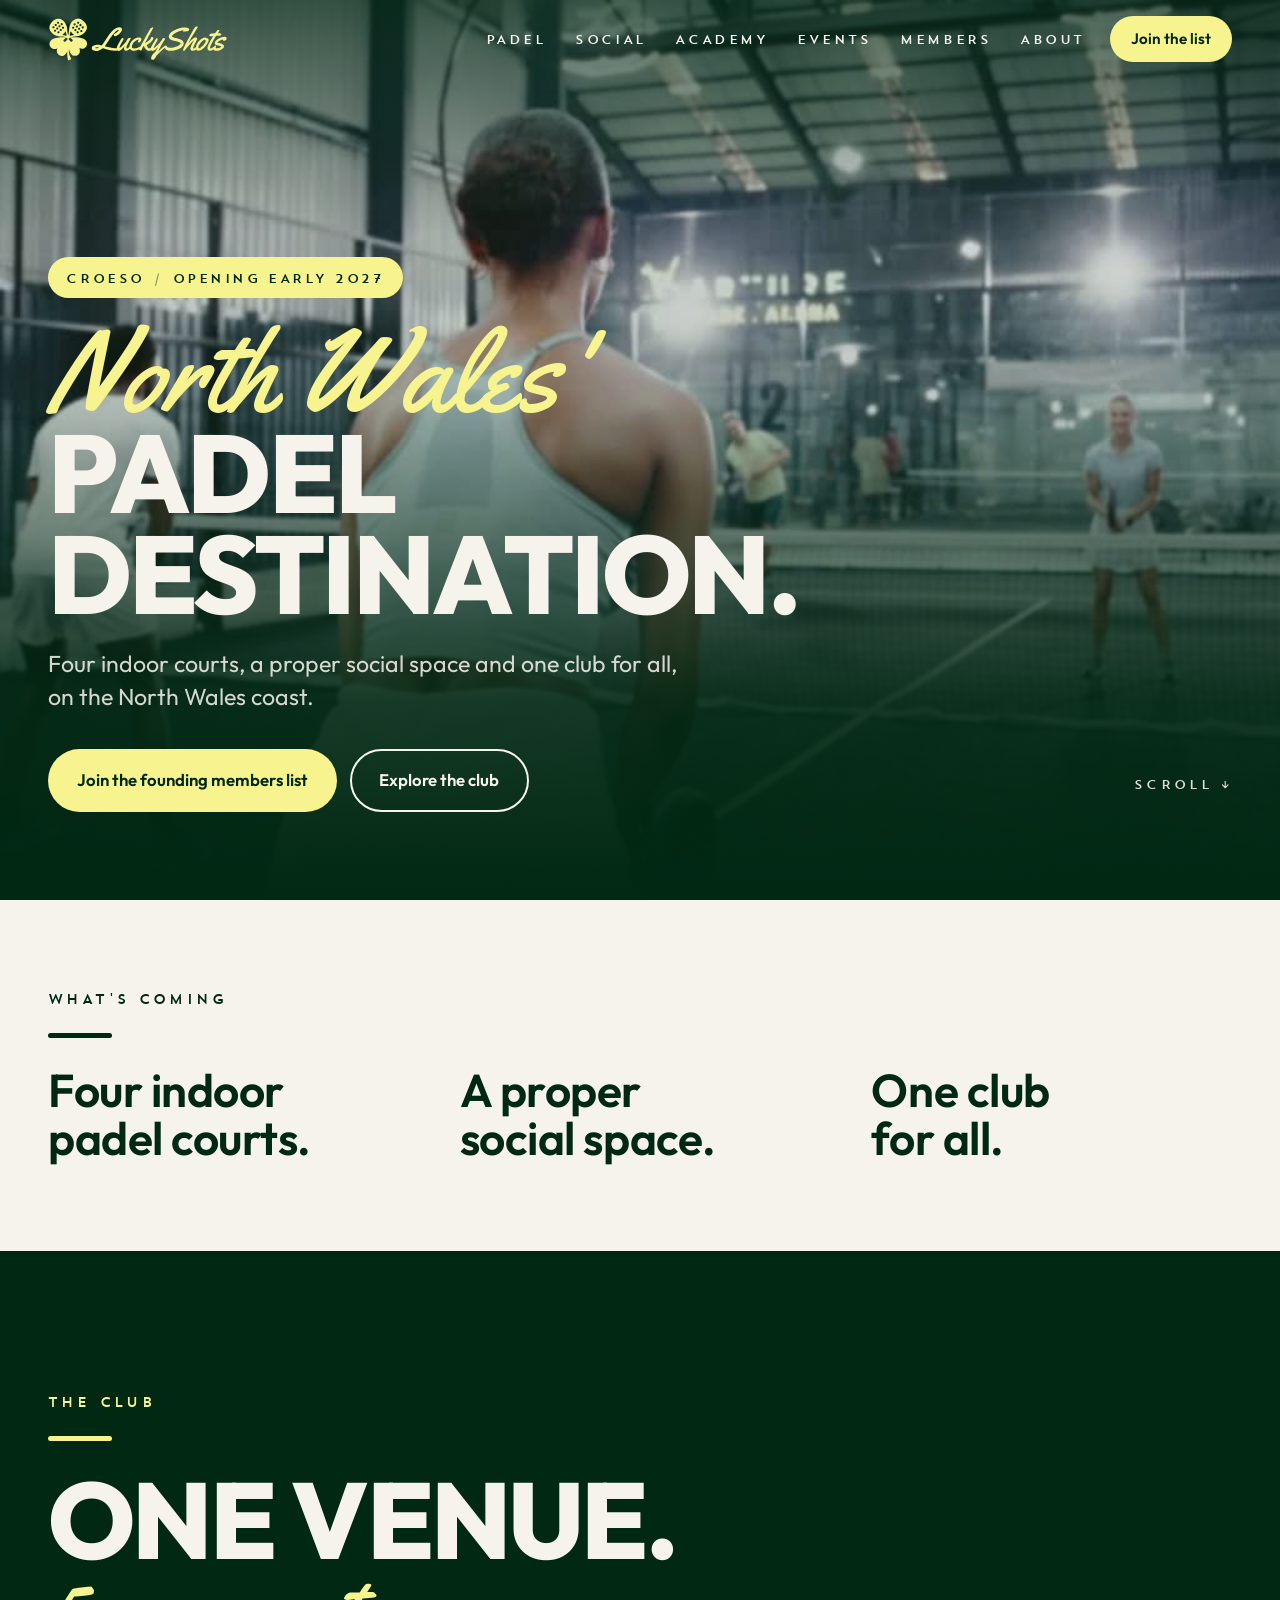
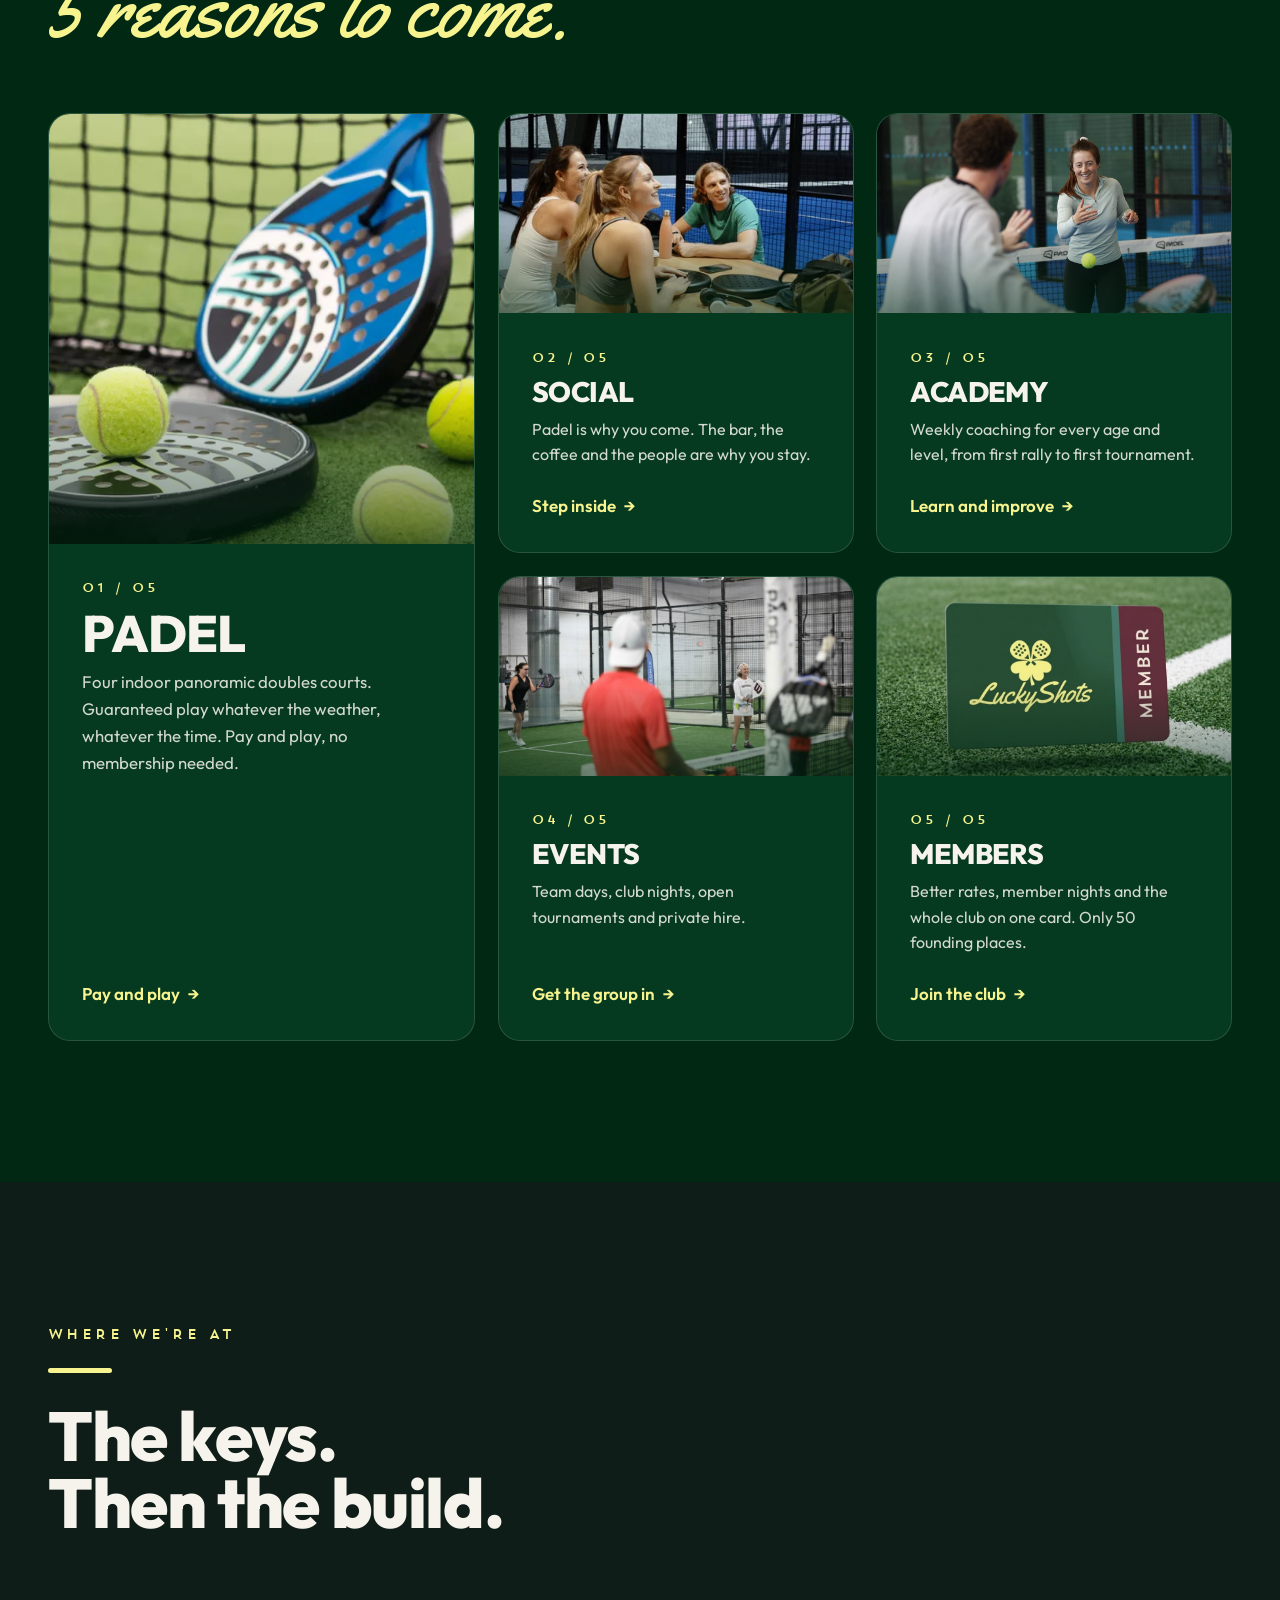
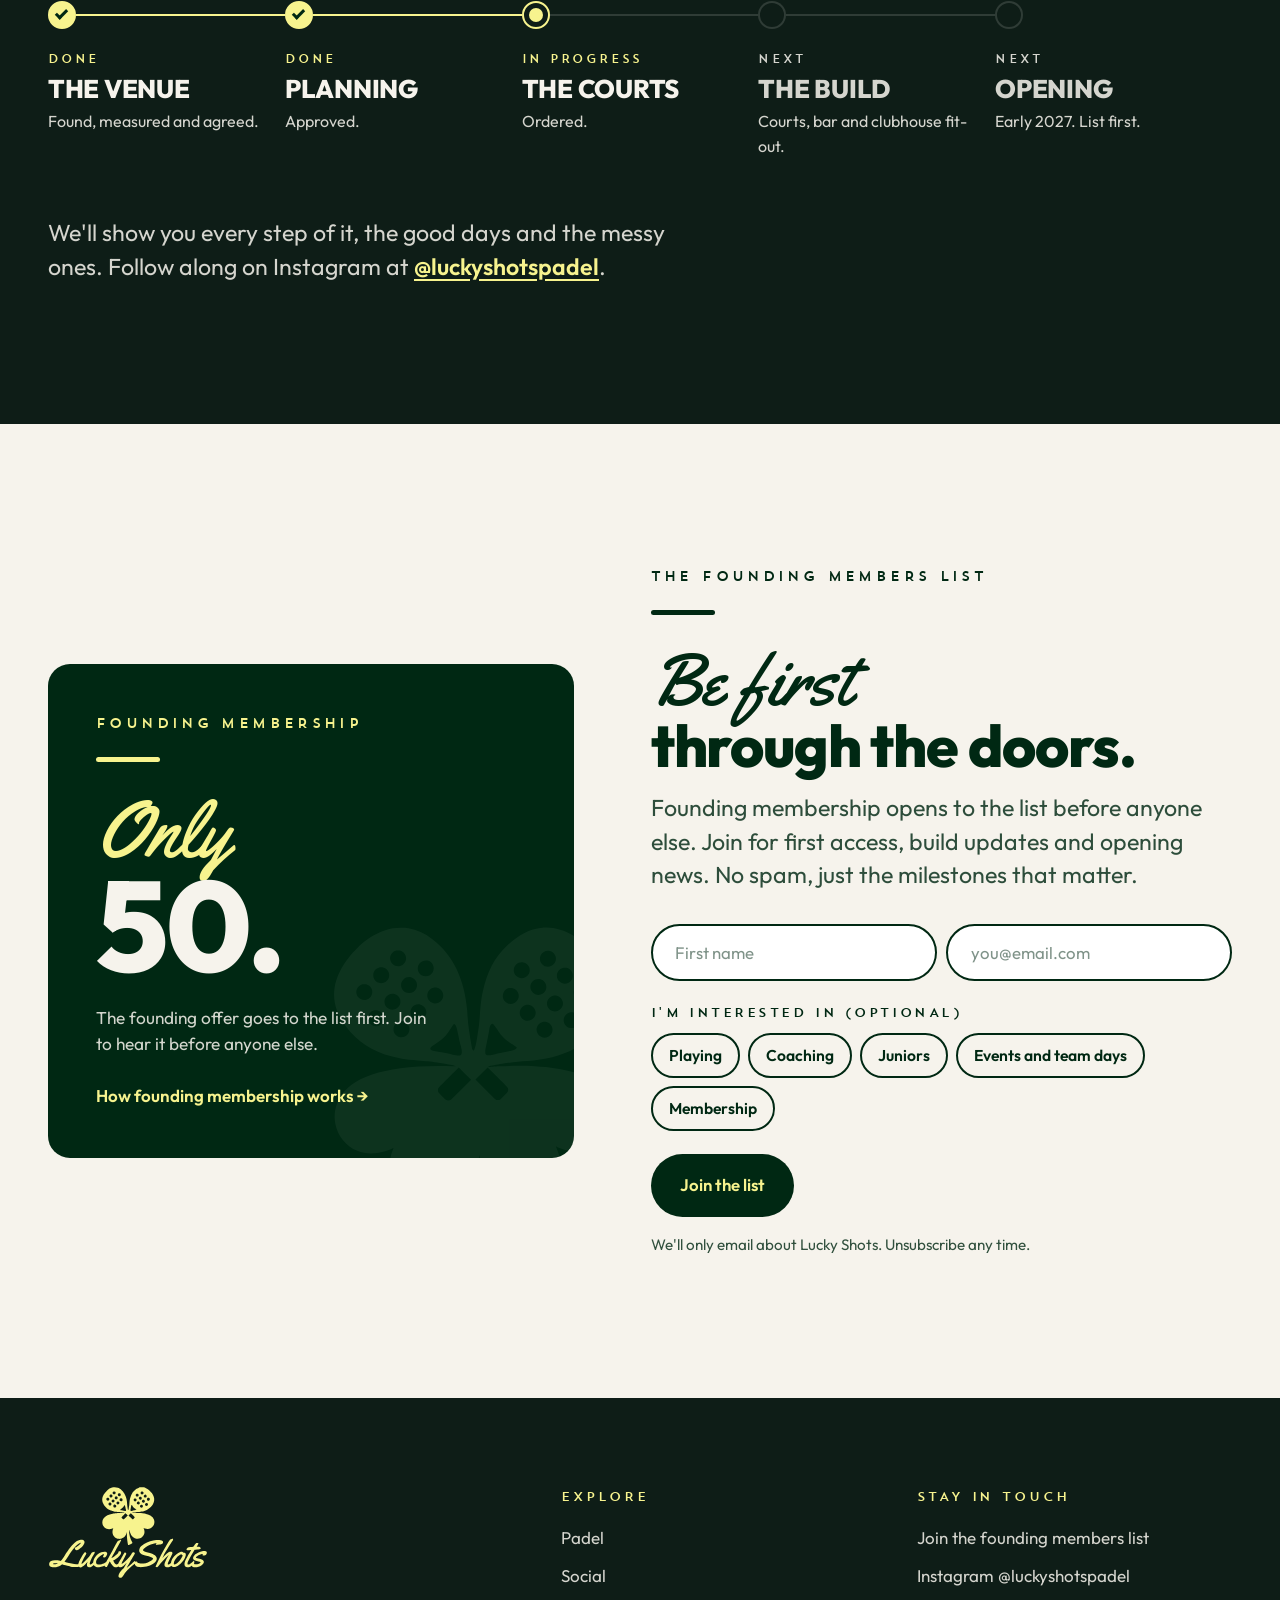
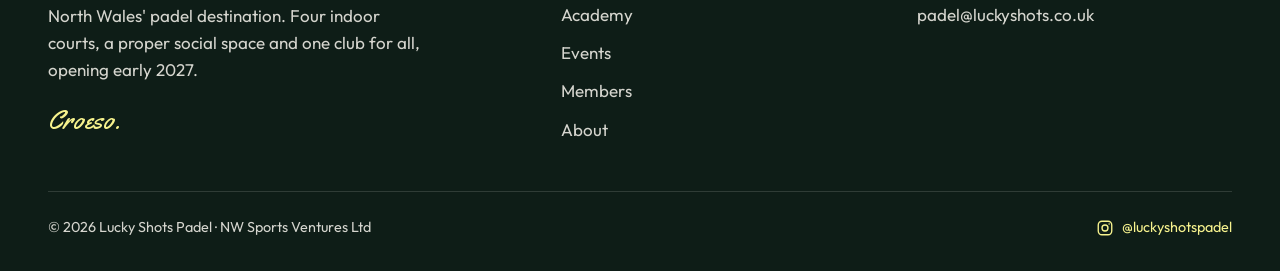
<file: index.html>
<!DOCTYPE html>
<html lang="en-GB">
<head>
  <meta charset="UTF-8" />
  <meta name="viewport" content="width=device-width, initial-scale=1" />
  <title>Lucky Shots Padel | North Wales' padel destination · Colwyn Bay, opening 2027</title>
  <meta name="description" content="Lucky Shots Padel: North Wales' padel destination. Four indoor courts, a proper social space and one club for all in Colwyn Bay. Opening early 2027. Only 50 founding memberships." />

  <meta property="og:title" content="Lucky Shots Padel | North Wales' padel destination" />
  <meta property="og:description" content="Four indoor padel courts, a proper social space and one club for all in North Wales. Opening early 2027." />
  <meta property="og:type" content="website" />
  <meta property="og:image" content="assets/favicon-512.png" />
  <meta name="theme-color" content="#002813" />

  <link rel="icon" href="assets/favicon.ico" sizes="any" />
  <link rel="icon" type="image/png" href="assets/favicon-32.png" sizes="32x32" />
  <link rel="apple-touch-icon" href="assets/apple-touch-icon.png" />

  <link rel="preconnect" href="https://fonts.googleapis.com" />
  <link rel="preconnect" href="https://fonts.gstatic.com" crossorigin />
  <link href="https://fonts.googleapis.com/css2?family=Outfit:wght@300;400;600;800&family=Yellowtail&display=swap" rel="stylesheet" />

  <script type="application/ld+json">
  {
    "@context": "https://schema.org",
    "@type": "SportsActivityLocation",
    "name": "Lucky Shots Padel",
    "description": "North Wales' padel destination. Four indoor padel courts, a bar and social space coming to North Wales in 2027.",
    "url": "https://luckyshots.co.uk",
    "sport": "Padel",
    "areaServed": "Colwyn Bay, North Wales",
    "sameAs": ["https://instagram.com/luckyshotspadel"]
  }
  </script>

  <script>document.documentElement.classList.add('js');</script>
  <link rel="stylesheet" href="styles.css" />
  <script defer src="components.js"></script>
</head>

<body class="page-home has-video-hero">
  <a class="skip" href="#main">Skip to content</a>
  <site-header></site-header>

  <main id="main">

    <!-- ============ HERO ============ -->
    <section class="hero">
      <video class="hero-video" muted loop playsinline preload="none" poster="assets/posters/hero_video.jpg" data-src="assets/hero_video.mp4" aria-hidden="true"></video>
      <div class="wrap hero-inner">
        <span class="chip anim d1"><span lang="cy">Croeso</span> <span class="sep">/</span> Opening early 2027</span>
        <h1 class="display anim d2"><span class="script script-xl">North Wales'</span>padel destination.</h1>
        <div class="hero-foot anim d3">
          <div>
            <p class="lead">Four indoor courts, a proper social space and one club for all, on the North Wales coast.</p>
            <div class="btn-row">
              <a class="btn btn-yellow" href="#join">Join the founding members list</a>
              <a class="btn btn-line" href="#club">Explore the club</a>
            </div>
          </div>
          <span class="scroll-cue" aria-hidden="true">SCROLL &darr;</span>
        </div>
      </div>
    </section>

    <!-- ============ WHAT'S COMING ============ -->
    <section class="band band-mist band-tight">
      <div class="wrap reveal">
        <span class="eyebrow">What's coming</span>
        <span class="rule"></span>
        <div class="statement">
          <p class="mid">Four indoor<br>padel courts.</p>
          <p class="mid">A proper<br>social space.</p>
          <p class="mid">One club<br>for all.</p>
        </div>
      </div>
    </section>

    <!-- ============ ONE VENUE, 5 REASONS ============ -->
    <section class="band band-dark" id="club">
      <div class="wrap">
        <div class="reveal">
          <span class="eyebrow">The club</span>
          <span class="rule"></span>
          <h2 class="display">One venue.<span class="script script-lg">5 reasons to come.</span></h2>
        </div>

        <div class="bento reveal">
          <a class="card card-feature" href="play.html">
            <div class="card-media"><img src="assets/cards/play.jpg" alt="Padel rackets and balls on court" loading="lazy" onerror="this.remove()" /></div>
            <div class="card-body">
              <span class="count">01 / 05</span>
              <h3>Padel</h3>
              <p>Four indoor panoramic doubles courts. Guaranteed play whatever the weather, whatever the time. Pay and play, no membership needed.</p>
              <span class="card-link">Pay and play</span>
            </div>
          </a>

          <a class="card" href="social.html">
            <div class="card-media"><img src="assets/cards/social.jpg" alt="Friends at the bar" loading="lazy" onerror="this.remove()" /></div>
            <div class="card-body">
              <span class="count">02 / 05</span>
              <h3>Social</h3>
              <p>Padel is why you come. The bar, the coffee and the people are why you stay.</p>
              <span class="card-link">Step inside</span>
            </div>
          </a>

          <a class="card" href="academy.html">
            <div class="card-media"><img src="assets/cards/academy.jpg" alt="Padel coaching session" loading="lazy" onerror="this.remove()" /></div>
            <div class="card-body">
              <span class="count">03 / 05</span>
              <h3>Academy</h3>
              <p>Weekly coaching for every age and level, from first rally to first tournament.</p>
              <span class="card-link">Learn and improve</span>
            </div>
          </a>

          <a class="card" href="events.html">
            <div class="card-media"><img src="assets/cards/events.jpg" alt="Players at a club night" loading="lazy" onerror="this.remove()" /></div>
            <div class="card-body">
              <span class="count">04 / 05</span>
              <h3>Events</h3>
              <p>Team days, club nights, open tournaments and private hire.</p>
              <span class="card-link">Get the group in</span>
            </div>
          </a>

          <a class="card" href="members.html">
            <div class="card-media"><img src="assets/cards/members.jpg" alt="Lucky Shots membership card" loading="lazy" onerror="this.remove()" /></div>
            <div class="card-body">
              <span class="count">05 / 05</span>
              <h3>Members</h3>
              <p>Better rates, member nights and the whole club on one card. Only 50 founding places.</p>
              <span class="card-link">Join the club</span>
            </div>
          </a>
        </div>
      </div>
    </section>

    <!-- ============ WHERE WE'RE AT (build progress) ============ -->
    <section class="band band-deep">
      <div class="wrap reveal">
        <span class="eyebrow">Where we're at</span>
        <span class="rule"></span>
        <h2 class="headline">The keys.<br>Then the build.</h2>
        <site-progress></site-progress>
        <p class="lead progress-foot">We'll show you every step of it, the good days and the messy ones. Follow along on Instagram at <a class="inline-link" href="https://instagram.com/luckyshotspadel" target="_blank" rel="noopener">@luckyshotspadel</a>.</p>
      </div>
    </section>

    <!-- ============ JOIN ============ -->
    <site-join></site-join>

  </main>

  <site-footer></site-footer>
</body>
</html>
</file>
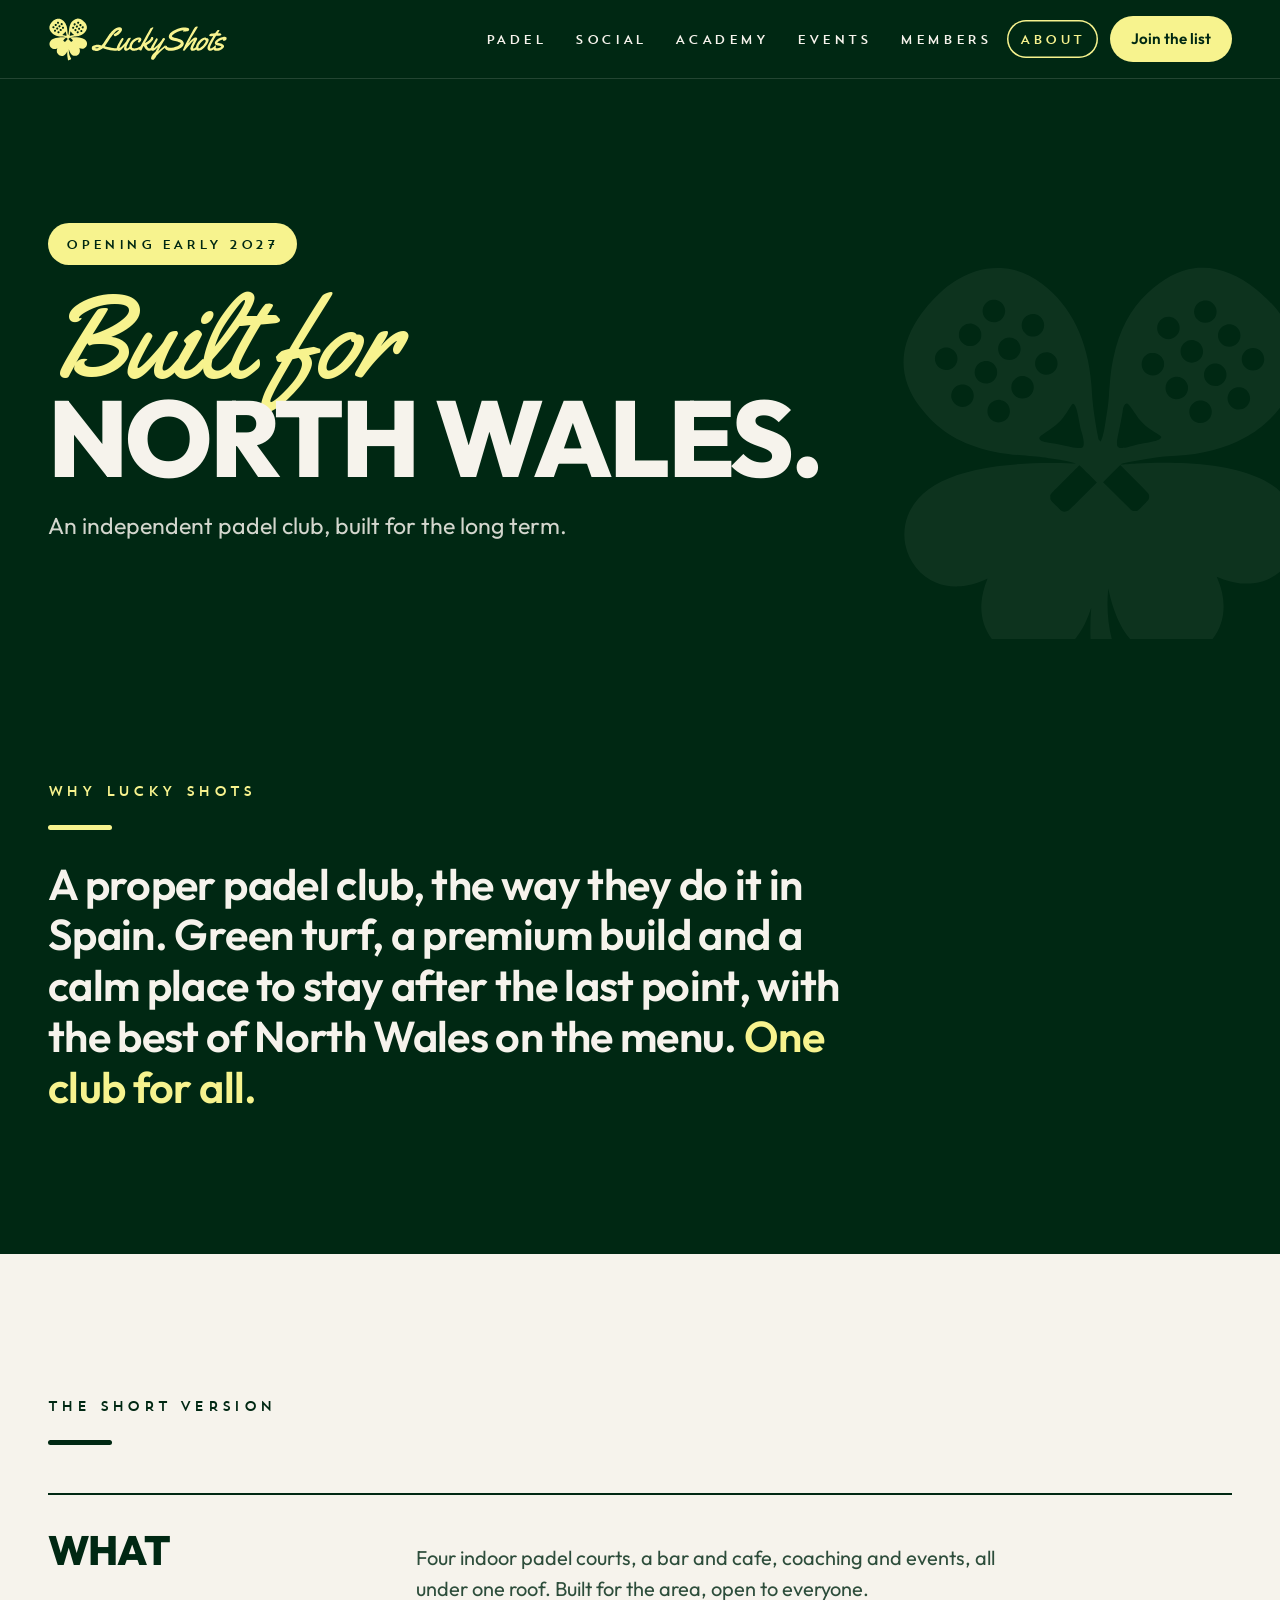
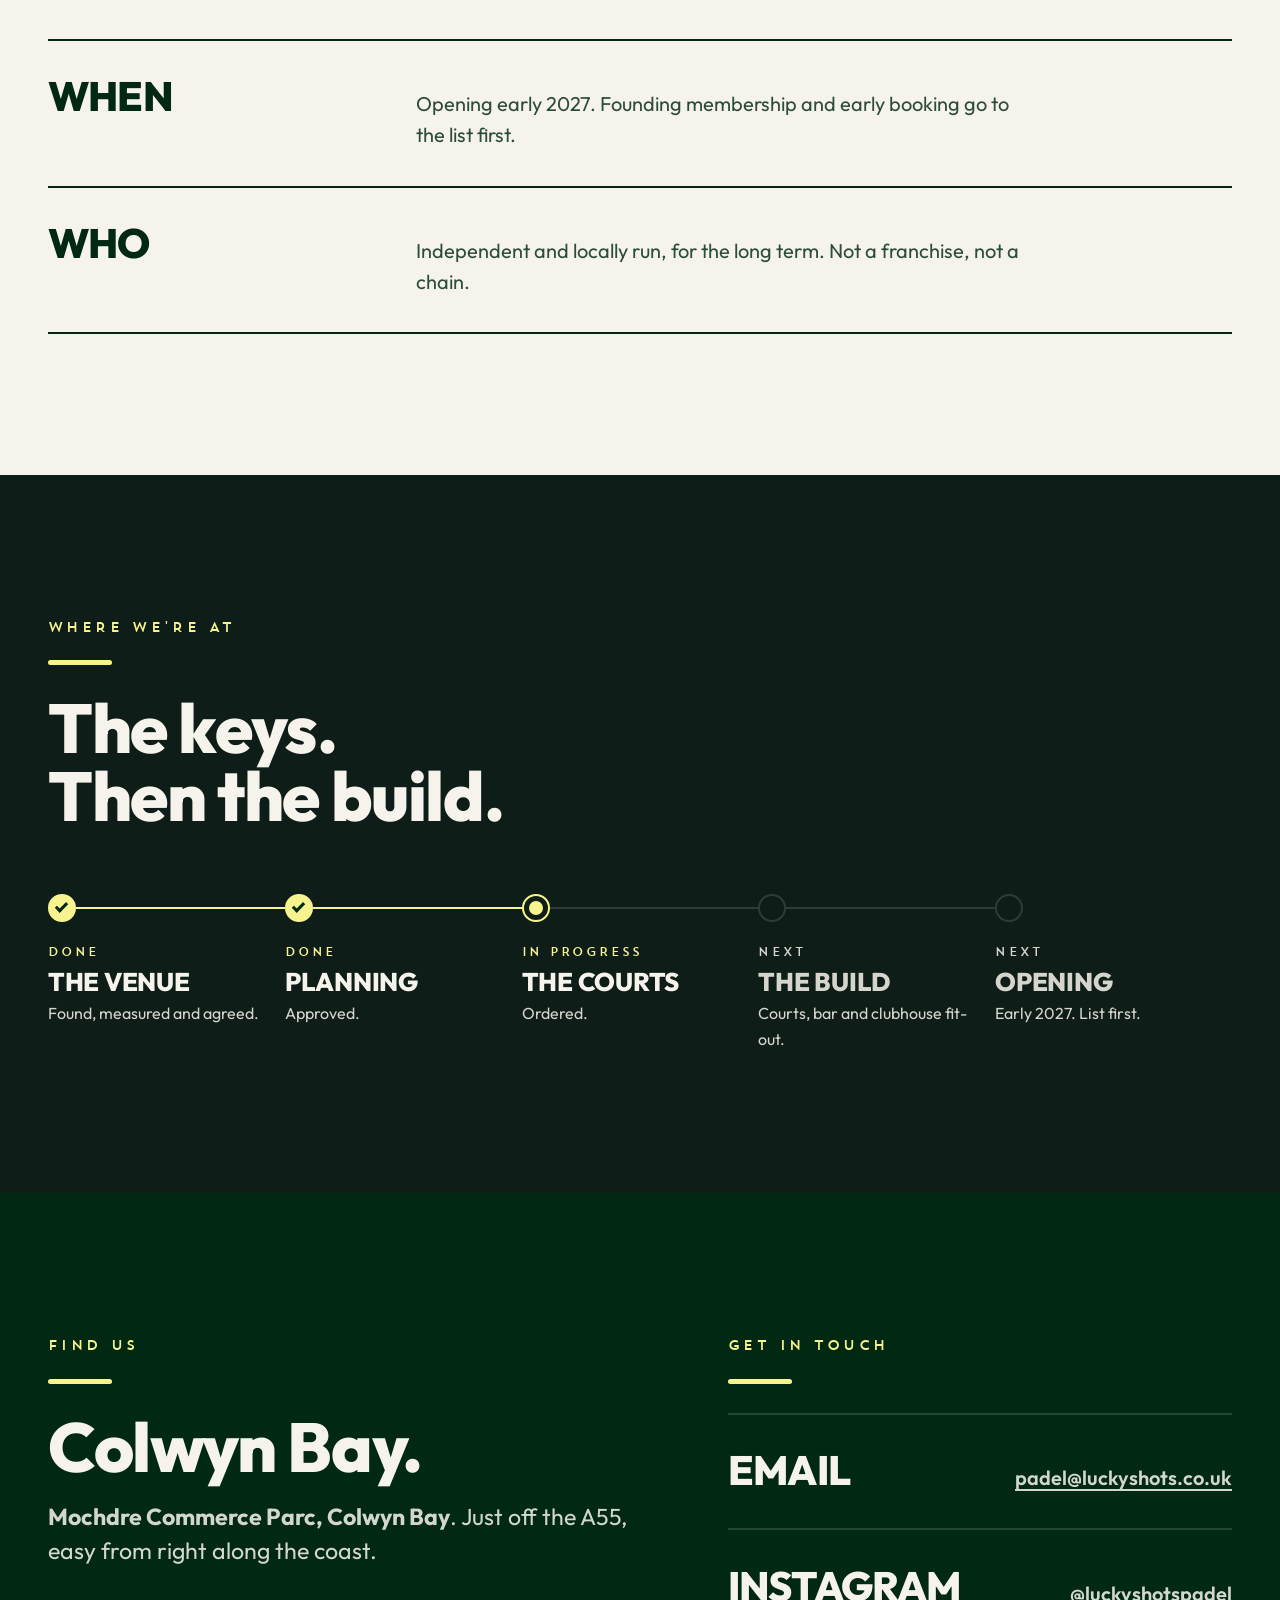
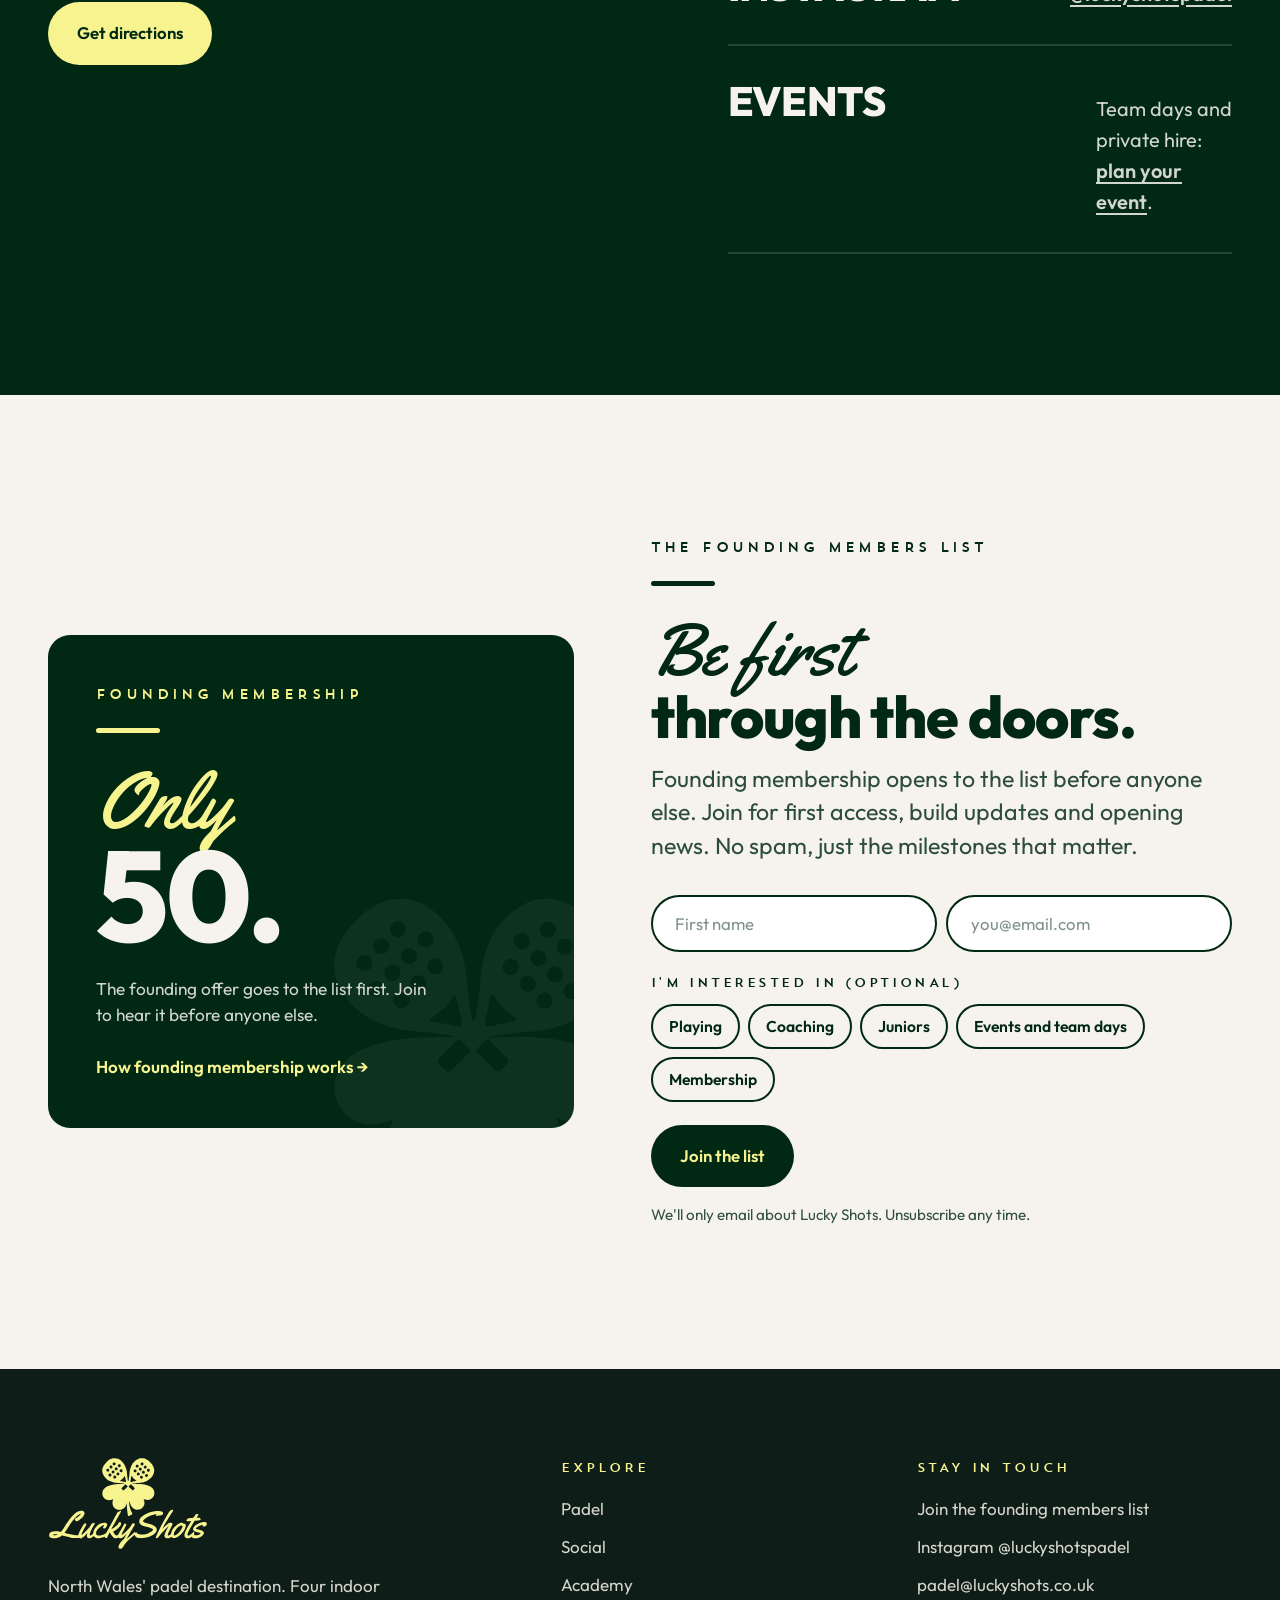
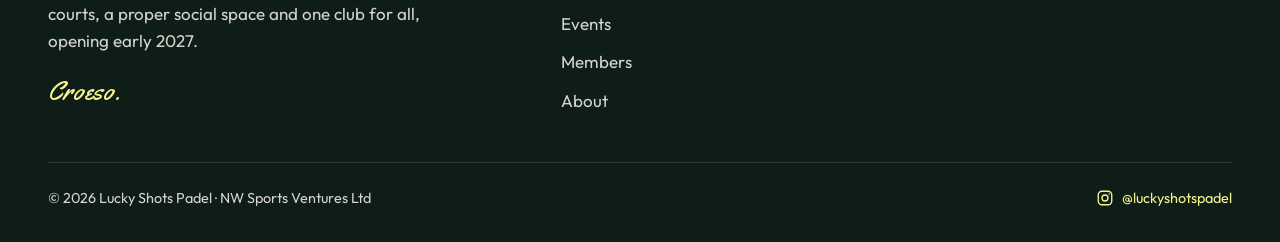
<file: about.html>
<!DOCTYPE html>
<html lang="en-GB">
<head>
  <meta charset="UTF-8" />
  <meta name="viewport" content="width=device-width, initial-scale=1" />
  <title>About | Lucky Shots Padel · An independent padel club for North Wales</title>
  <meta name="description" content="Lucky Shots Padel is an independent padel club for North Wales: four indoor courts, a bar and cafe, coaching and events. Opening early 2027." />
  <meta property="og:title" content="About | Lucky Shots Padel" />
  <meta property="og:description" content="An independent padel club for North Wales. Opening early 2027." />
  <meta property="og:type" content="website" />
  <meta property="og:image" content="assets/favicon-512.png" />
  <meta name="theme-color" content="#002813" />
  <link rel="icon" href="assets/favicon.ico" sizes="any" />
  <link rel="icon" type="image/png" href="assets/favicon-32.png" sizes="32x32" />
  <link rel="apple-touch-icon" href="assets/apple-touch-icon.png" />
  <link rel="preconnect" href="https://fonts.googleapis.com" />
  <link rel="preconnect" href="https://fonts.gstatic.com" crossorigin />
  <link href="https://fonts.googleapis.com/css2?family=Outfit:wght@300;400;600;800&family=Yellowtail&display=swap" rel="stylesheet" />
  <script>document.documentElement.classList.add('js');</script>
  <link rel="stylesheet" href="styles.css" />
  <script defer src="components.js"></script>
</head>

<body>
  <a class="skip" href="#main">Skip to content</a>
  <site-header></site-header>

  <main id="main">

    <!-- ============ HERO ============ -->
    <section class="page-hero">
      <div class="wrap">
        <span class="chip anim d1">Opening early 2027</span>
        <h1 class="display"><span class="script script-xl">Built for</span>North Wales.</h1>
        <p class="lead">An independent padel club, built for the long term.</p>
      </div>
    </section>
    <section class="band band-dark">
      <div class="wrap reveal">
        <span class="eyebrow">Why Lucky Shots</span>
        <span class="rule"></span>
        <p class="manifesto">A proper padel club, the way they do it in Spain. Green turf, a premium build and a calm place to stay after the last point, with the best of North Wales on the menu. <em>One club for all.</em></p>
      </div>
    </section>

    <section class="band band-mist">
      <div class="wrap reveal">
        <span class="eyebrow">The short version</span>
        <span class="rule"></span>
        <div class="rows">
          <div class="row"><h3>What</h3><p>Four indoor padel courts, a bar and cafe, coaching and events, all under one roof. Built for the area, open to everyone.</p></div>
          <div class="row"><h3>When</h3><p>Opening early 2027. Founding membership and early booking go to the list first.</p></div>
          <div class="row"><h3>Who</h3><p>Independent and locally run, for the long term. Not a franchise, not a chain.</p></div>
        </div>
      </div>
    </section>

    <section class="band band-deep">
      <div class="wrap reveal">
        <span class="eyebrow">Where we're at</span>
        <span class="rule"></span>
        <h2 class="headline">The keys.<br>Then the build.</h2>
        <site-progress></site-progress>
      </div>
    </section>

    <section class="band band-dark">
      <div class="wrap feature reveal" style="align-items:start">
        <div>
          <span class="eyebrow">Find us</span>
          <span class="rule"></span>
          <div class="stage-teaser">
            <h2 class="headline">On the North Wales coast.</h2>
            <p class="lead" style="margin-top:1.2rem">Central enough to serve Colwyn Bay, Llandudno and the coast either side. The exact address goes to the list first.</p>
          </div>
          <div class="stage-approved">
            <h2 class="headline">Colwyn Bay.</h2>
            <p class="lead" style="margin-top:1.2rem"><strong data-address></strong>. Just off the A55, easy from right along the coast.</p>
            <div class="btn-row"><a class="btn btn-yellow" data-directions hidden href="#" target="_blank" rel="noopener">Get directions</a></div>
          </div>
        </div>
        <div>
          <span class="eyebrow">Get in touch</span>
          <span class="rule"></span>
          <div class="rows" style="margin-top:0">
            <div class="row"><h3>Email</h3><p><a data-email href="mailto:padel@luckyshots.co.uk"></a></p></div>
            <div class="row"><h3>Instagram</h3><p><a href="https://instagram.com/luckyshotspadel" target="_blank" rel="noopener">@luckyshotspadel</a></p></div>
            <div class="row"><h3>Events</h3><p>Team days and private hire: <a href="events.html">plan your event</a>.</p></div>
          </div>
        </div>
      </div>
    </section>
    <!-- ============ JOIN ============ -->
    <site-join></site-join>

  </main>

  <site-footer></site-footer>
</body>
</html>
</file>
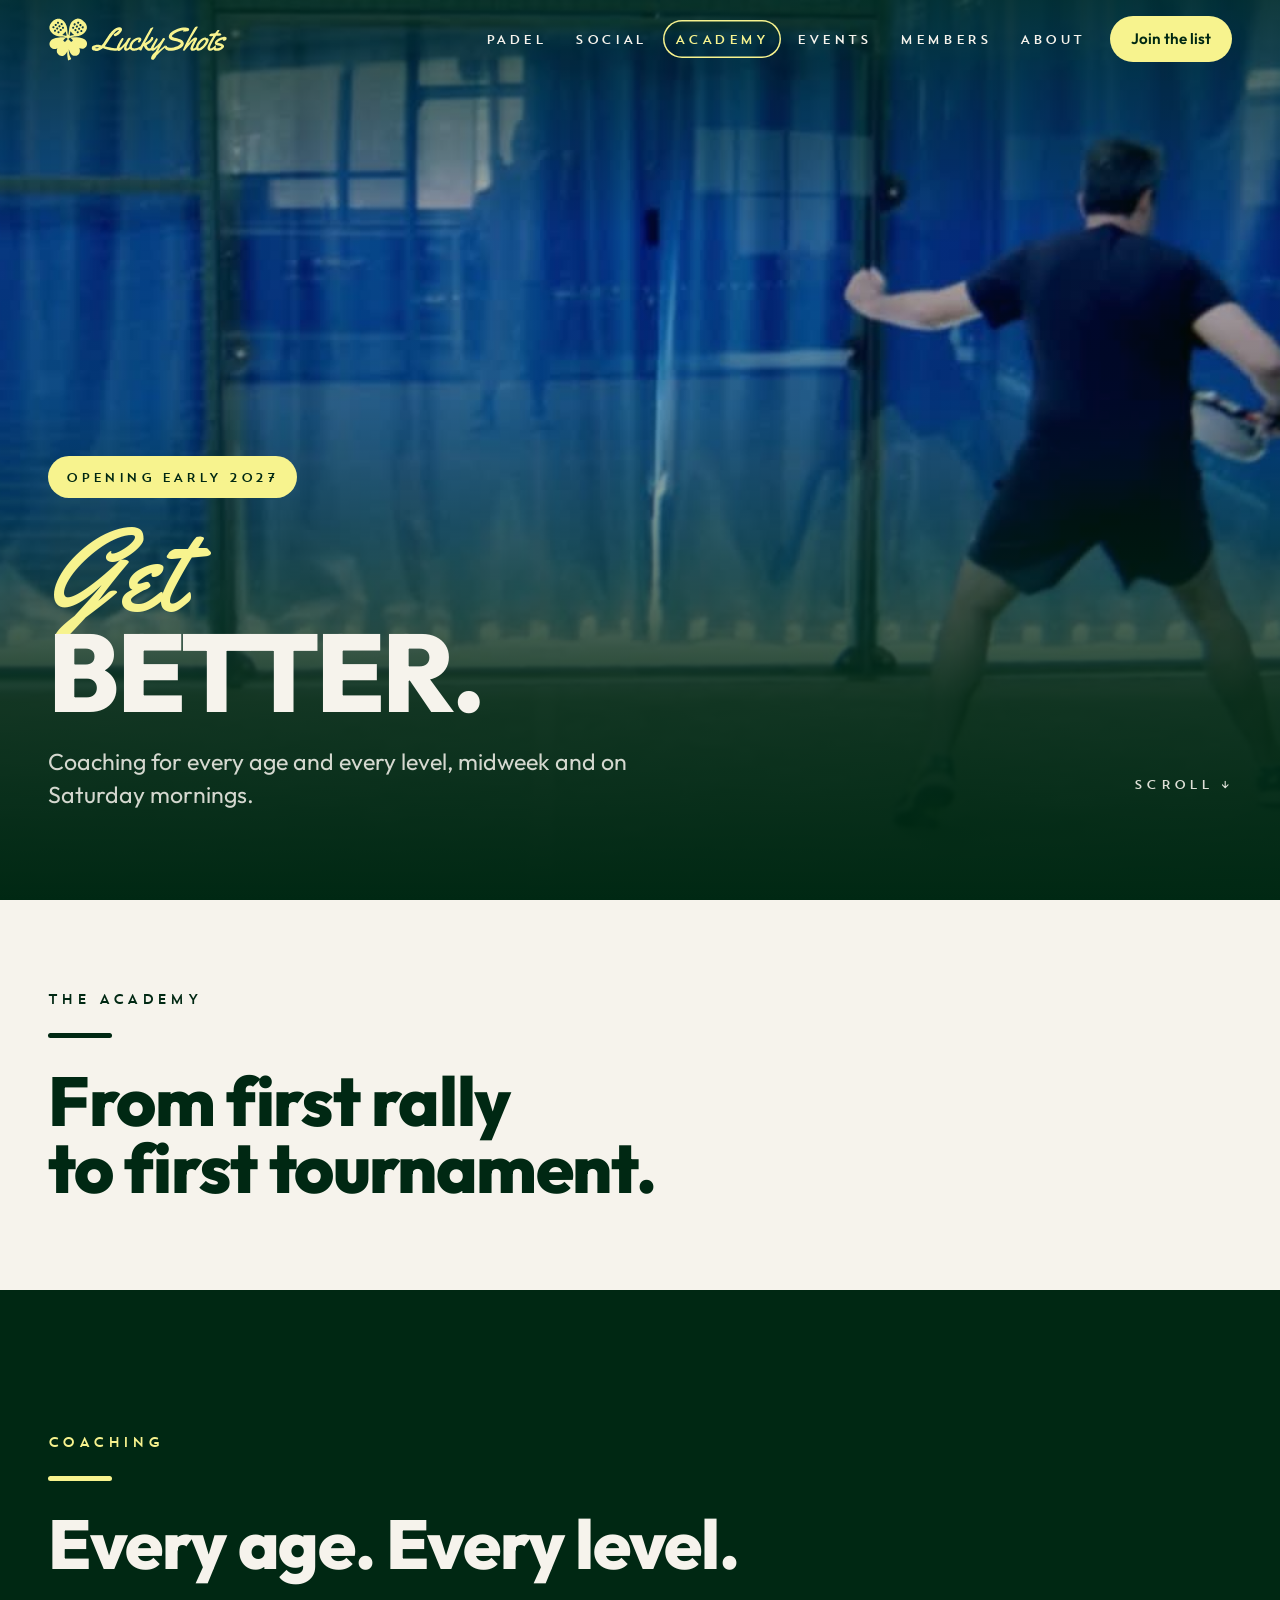
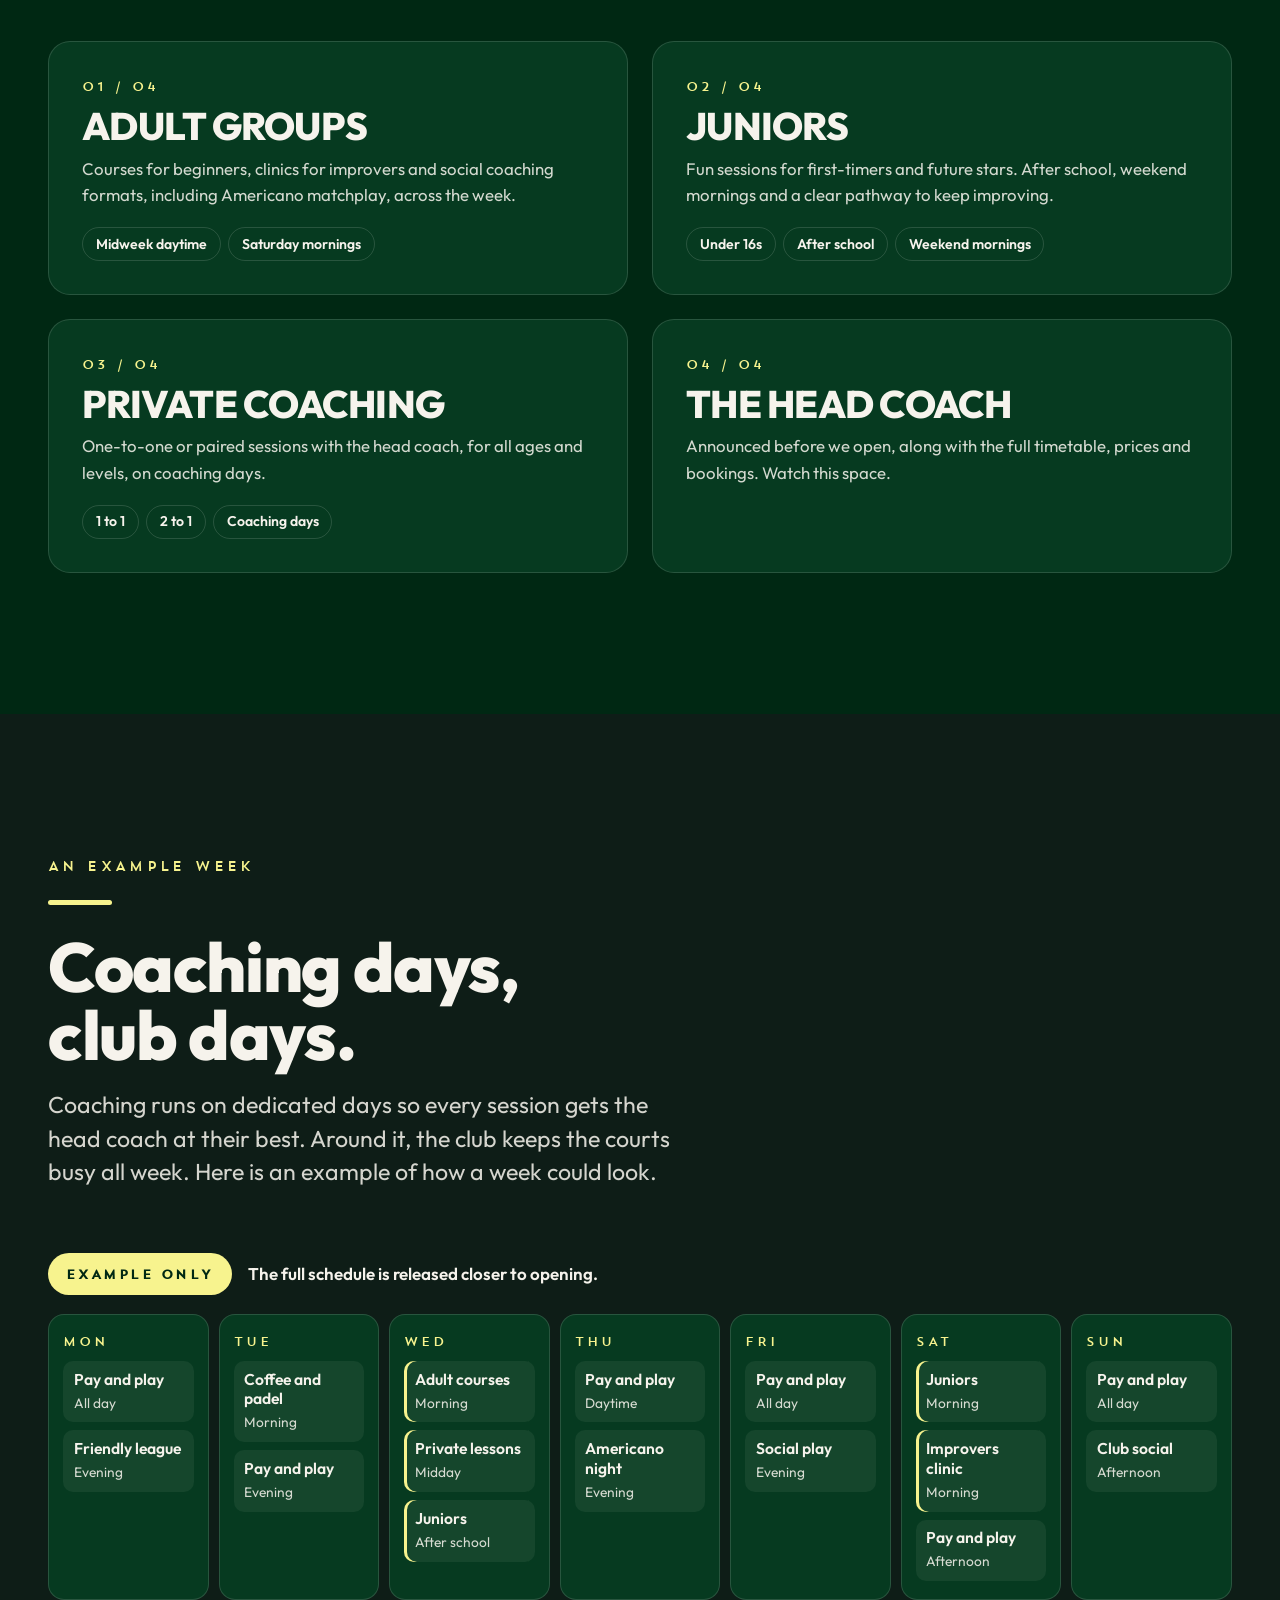
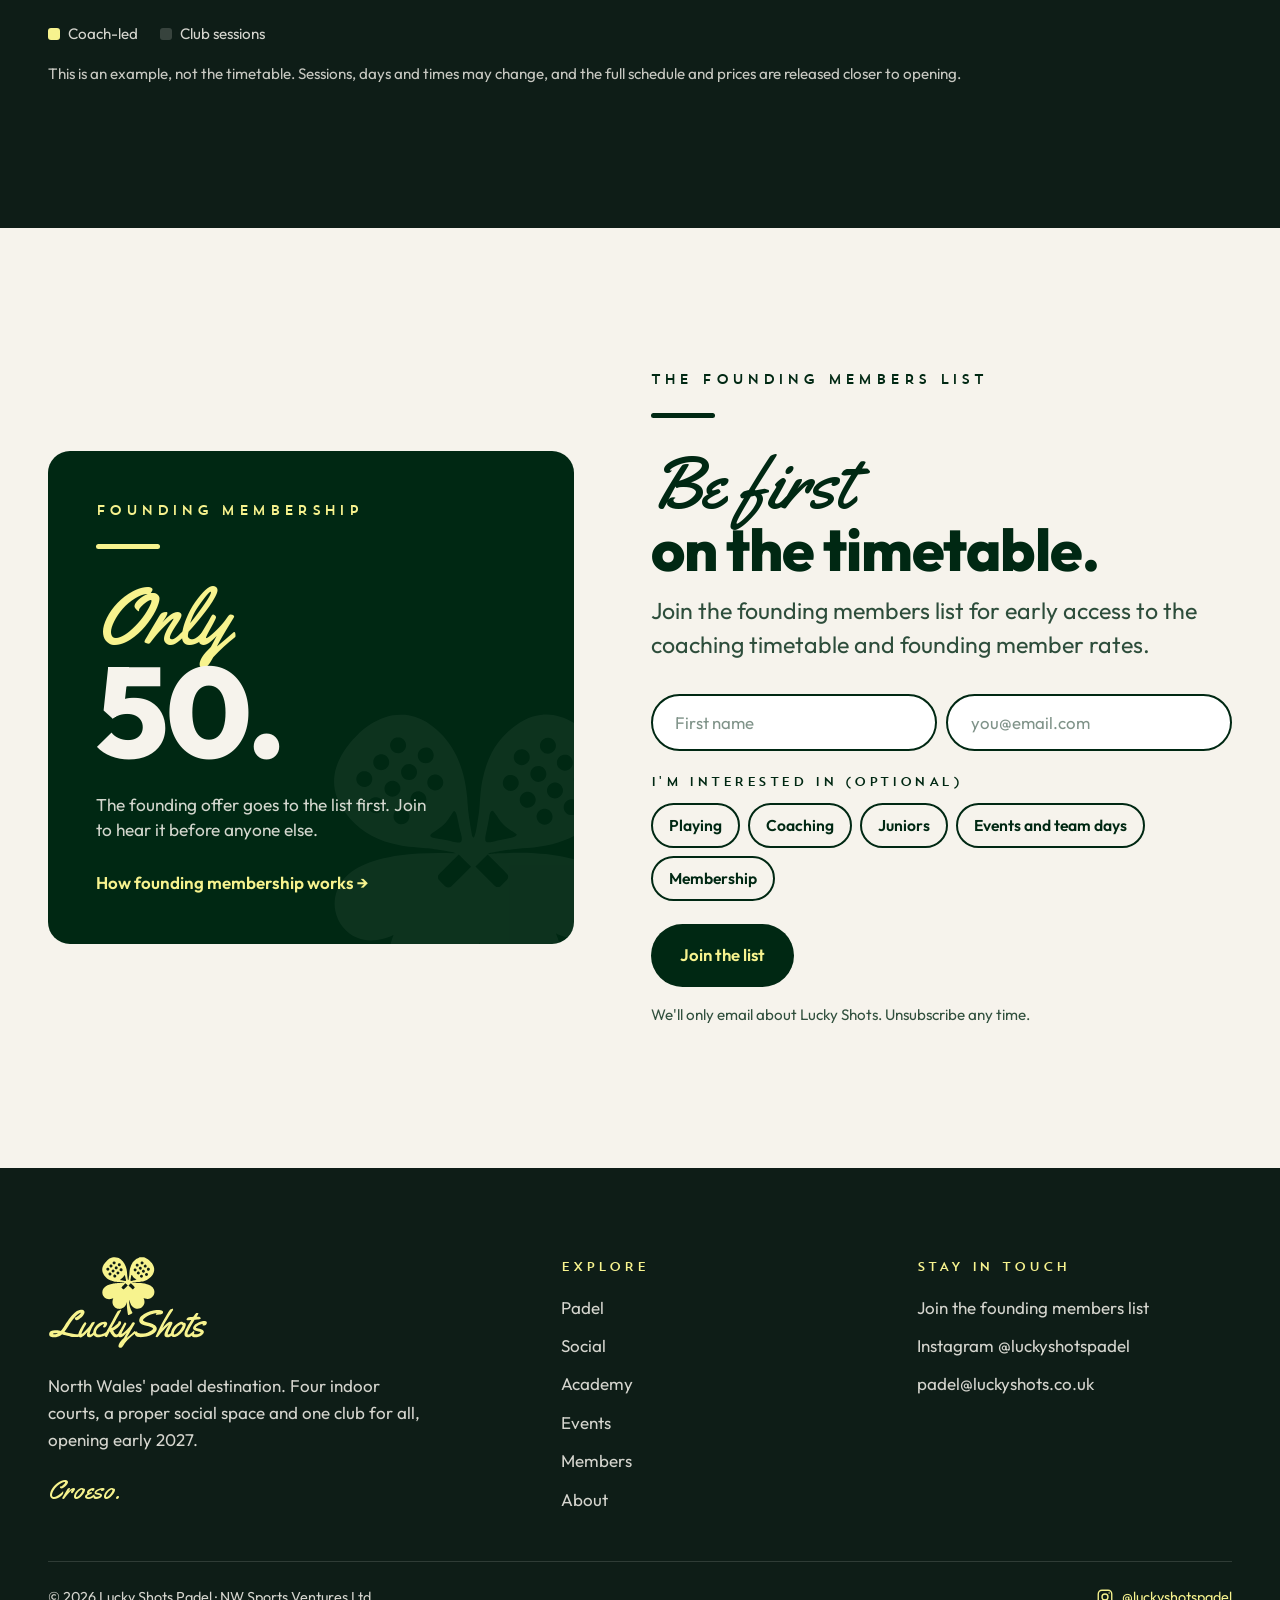
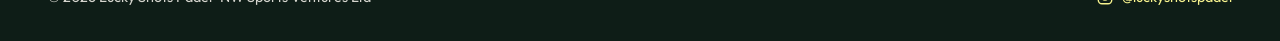
<file: academy.html>
<!DOCTYPE html>
<html lang="en-GB">
<head>
  <meta charset="UTF-8" />
  <meta name="viewport" content="width=device-width, initial-scale=1" />
  <title>Academy | Lucky Shots Padel · Padel coaching in North Wales</title>
  <meta name="description" content="Padel coaching for every age and level at Lucky Shots Padel: adult groups, juniors and private lessons. Opening early 2027." />
  <meta property="og:title" content="Academy | Lucky Shots Padel" />
  <meta property="og:description" content="Coaching for every age, every level. Opening early 2027." />
  <meta property="og:type" content="website" />
  <meta property="og:image" content="assets/favicon-512.png" />
  <meta name="theme-color" content="#002813" />
  <link rel="icon" href="assets/favicon.ico" sizes="any" />
  <link rel="icon" type="image/png" href="assets/favicon-32.png" sizes="32x32" />
  <link rel="apple-touch-icon" href="assets/apple-touch-icon.png" />
  <link rel="preconnect" href="https://fonts.googleapis.com" />
  <link rel="preconnect" href="https://fonts.gstatic.com" crossorigin />
  <link href="https://fonts.googleapis.com/css2?family=Outfit:wght@300;400;600;800&family=Yellowtail&display=swap" rel="stylesheet" />
  <script>document.documentElement.classList.add('js');</script>
  <link rel="stylesheet" href="styles.css" />
  <script defer src="components.js"></script>
</head>

<body class="has-video-hero">
  <a class="skip" href="#main">Skip to content</a>
  <site-header></site-header>

  <main id="main">

    <!-- ============ HERO ============ -->
    <section class="hero">
      <video class="hero-video" muted loop playsinline preload="none" poster="assets/posters/hero_video_academy.jpg" data-src="assets/hero_video_academy.mp4" aria-hidden="true"></video>
      <div class="wrap hero-inner">
        <span class="chip anim d1">Opening early 2027</span>
        <h1 class="display anim d2"><span class="script script-xl">Get</span>better.</h1>
        <div class="hero-foot anim d3">
          <p class="lead">Coaching for every age and every level, midweek and on Saturday mornings.</p>
          <span class="scroll-cue" aria-hidden="true">SCROLL &darr;</span>
        </div>
      </div>
    </section>
    <section class="band band-mist band-tight">
      <div class="wrap reveal">
        <span class="eyebrow">The academy</span>
        <span class="rule"></span>
        <h2 class="headline">From first rally<br>to first tournament.</h2>
      </div>
    </section>
    <section class="band band-dark">
      <div class="wrap">
        <div class="reveal">
          <span class="eyebrow">Coaching</span>
          <span class="rule"></span>
          <h2 class="headline">Every age. Every level.</h2>
        </div>
        <div class="card-grid reveal">
          <div class="card">
            <div class="card-body">
              <span class="count">01 / 04</span>
              <h3>Adult groups</h3>
              <p>Courses for beginners, clinics for improvers and social coaching formats, including Americano matchplay, across the week.</p>
              <div class="tags"><span>Midweek daytime</span><span>Saturday mornings</span></div>
            </div>
          </div>
          <div class="card">
            <div class="card-body">
              <span class="count">02 / 04</span>
              <h3>Juniors</h3>
              <p>Fun sessions for first-timers and future stars. After school, weekend mornings and a clear pathway to keep improving.</p>
              <div class="tags"><span>Under 16s</span><span>After school</span><span>Weekend mornings</span></div>
            </div>
          </div>
          <div class="card">
            <div class="card-body">
              <span class="count">03 / 04</span>
              <h3>Private coaching</h3>
              <p>One-to-one or paired sessions with the head coach, for all ages and levels, on coaching days.</p>
              <div class="tags"><span>1 to 1</span><span>2 to 1</span><span>Coaching days</span></div>
            </div>
          </div>
          <div class="card">
            <div class="card-body">
              <span class="count">04 / 04</span>
              <h3>The head coach</h3>
              <p>Announced before we open, along with the full timetable, prices and bookings. Watch this space.</p>
            </div>
          </div>
        </div>
      </div>
    </section>
    <section class="band band-deep">
      <div class="wrap reveal">
        <span class="eyebrow">An example week</span>
        <span class="rule"></span>
        <h2 class="headline">Coaching days,<br>club days.</h2>
        <p class="lead" style="margin-top:1.2rem">Coaching runs on dedicated days so every session gets the head coach at their best. Around it, the club keeps the courts busy all week. Here is an example of how a week could look.</p>
        <div class="week-label"><span class="chip">Example only</span><span>The full schedule is released closer to opening.</span></div>
        <div class="week" aria-label="Example week, not the final schedule"><div class="day"><h3>Mon</h3><div class="slots"><div class="slot"><b>Pay and play</b><small>All day</small></div><div class="slot"><b>Friendly league</b><small>Evening</small></div></div></div><div class="day"><h3>Tue</h3><div class="slots"><div class="slot"><b>Coffee and padel</b><small>Morning</small></div><div class="slot"><b>Pay and play</b><small>Evening</small></div></div></div><div class="day"><h3>Wed</h3><div class="slots"><div class="slot coach"><b>Adult courses</b><small>Morning</small></div><div class="slot coach"><b>Private lessons</b><small>Midday</small></div><div class="slot coach"><b>Juniors</b><small>After school</small></div></div></div><div class="day"><h3>Thu</h3><div class="slots"><div class="slot"><b>Pay and play</b><small>Daytime</small></div><div class="slot"><b>Americano night</b><small>Evening</small></div></div></div><div class="day"><h3>Fri</h3><div class="slots"><div class="slot"><b>Pay and play</b><small>All day</small></div><div class="slot"><b>Social play</b><small>Evening</small></div></div></div><div class="day"><h3>Sat</h3><div class="slots"><div class="slot coach"><b>Juniors</b><small>Morning</small></div><div class="slot coach"><b>Improvers clinic</b><small>Morning</small></div><div class="slot"><b>Pay and play</b><small>Afternoon</small></div></div></div><div class="day"><h3>Sun</h3><div class="slots"><div class="slot"><b>Pay and play</b><small>All day</small></div><div class="slot"><b>Club social</b><small>Afternoon</small></div></div></div></div>
        <div class="week-key"><span class="k-coach">Coach-led</span><span>Club sessions</span></div>
        <p class="small-print">This is an example, not the timetable. Sessions, days and times may change, and the full schedule and prices are released closer to opening.</p>
      </div>
    </section>
    <!-- ============ JOIN ============ -->
    <site-join script="Be first" heading="on the timetable." text="Join the founding members list for early access to the coaching timetable and founding member rates."></site-join>

  </main>

  <site-footer></site-footer>
</body>
</html>
</file>
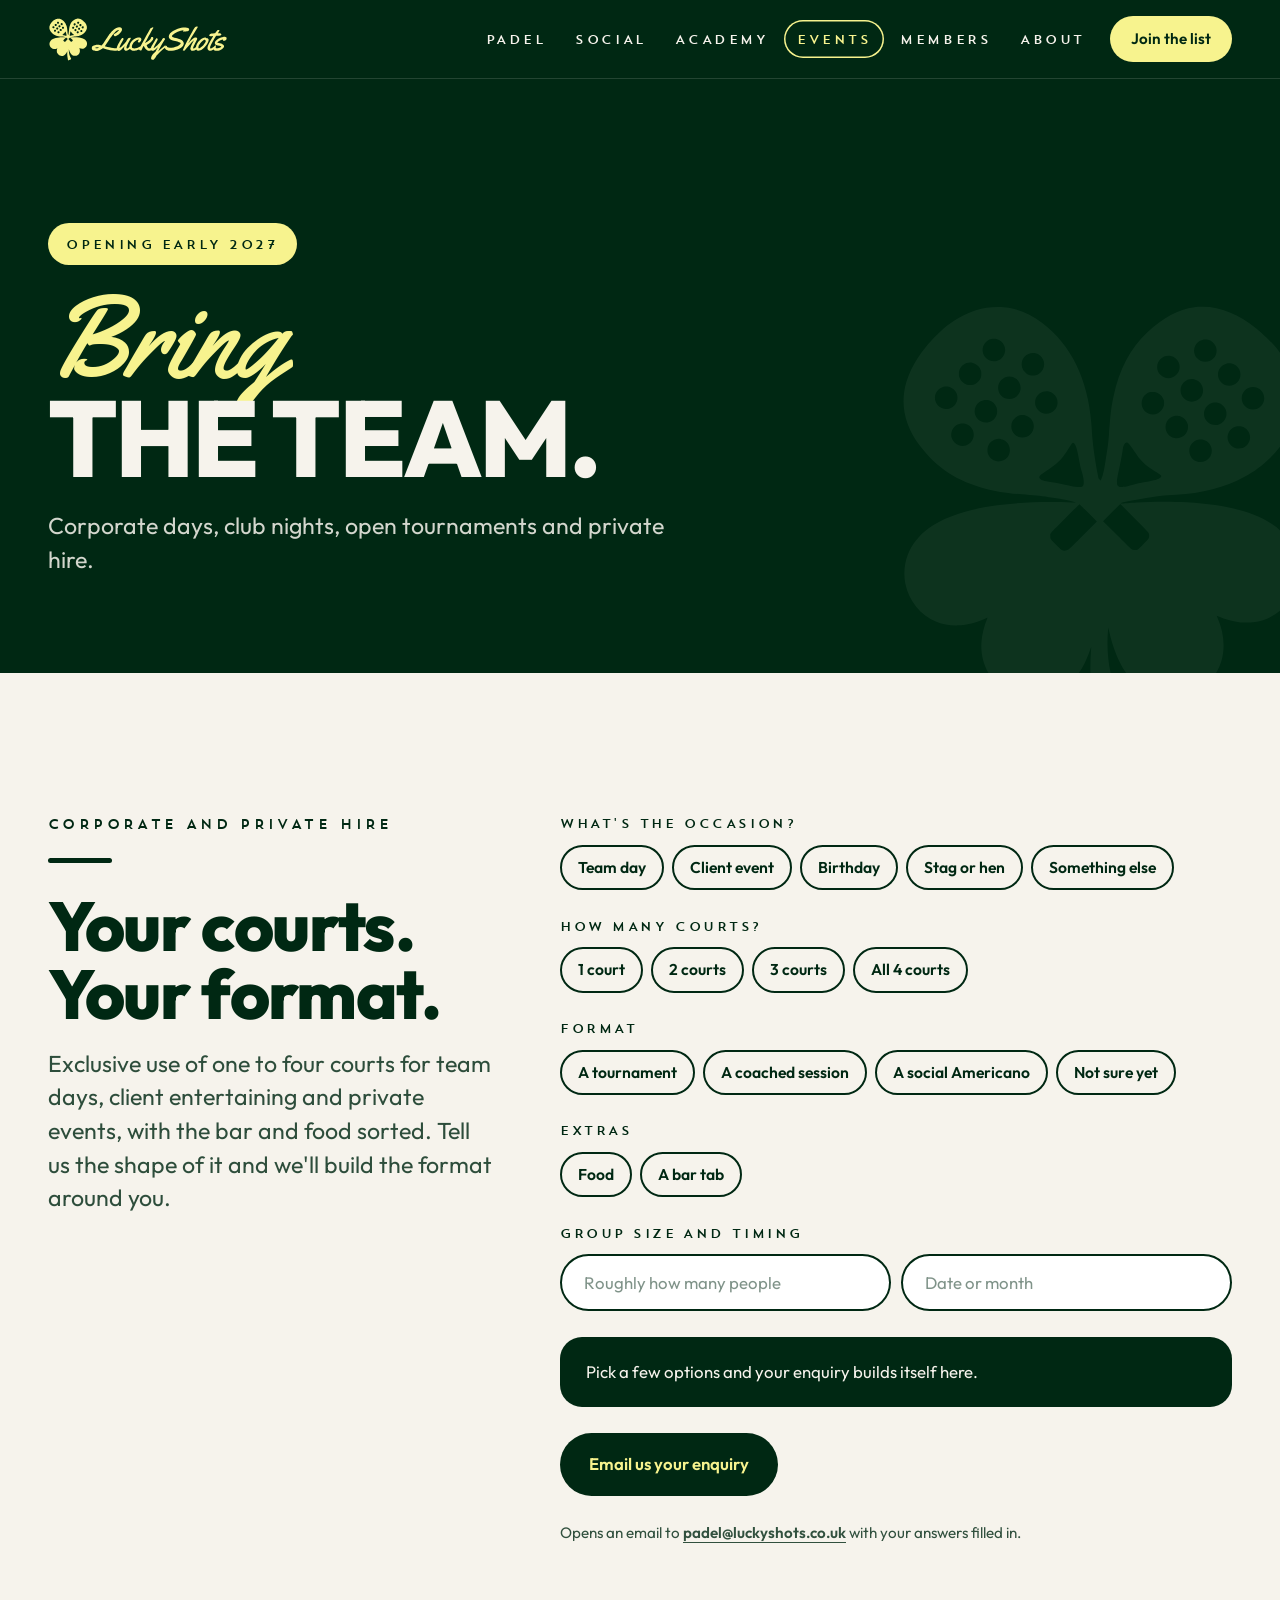
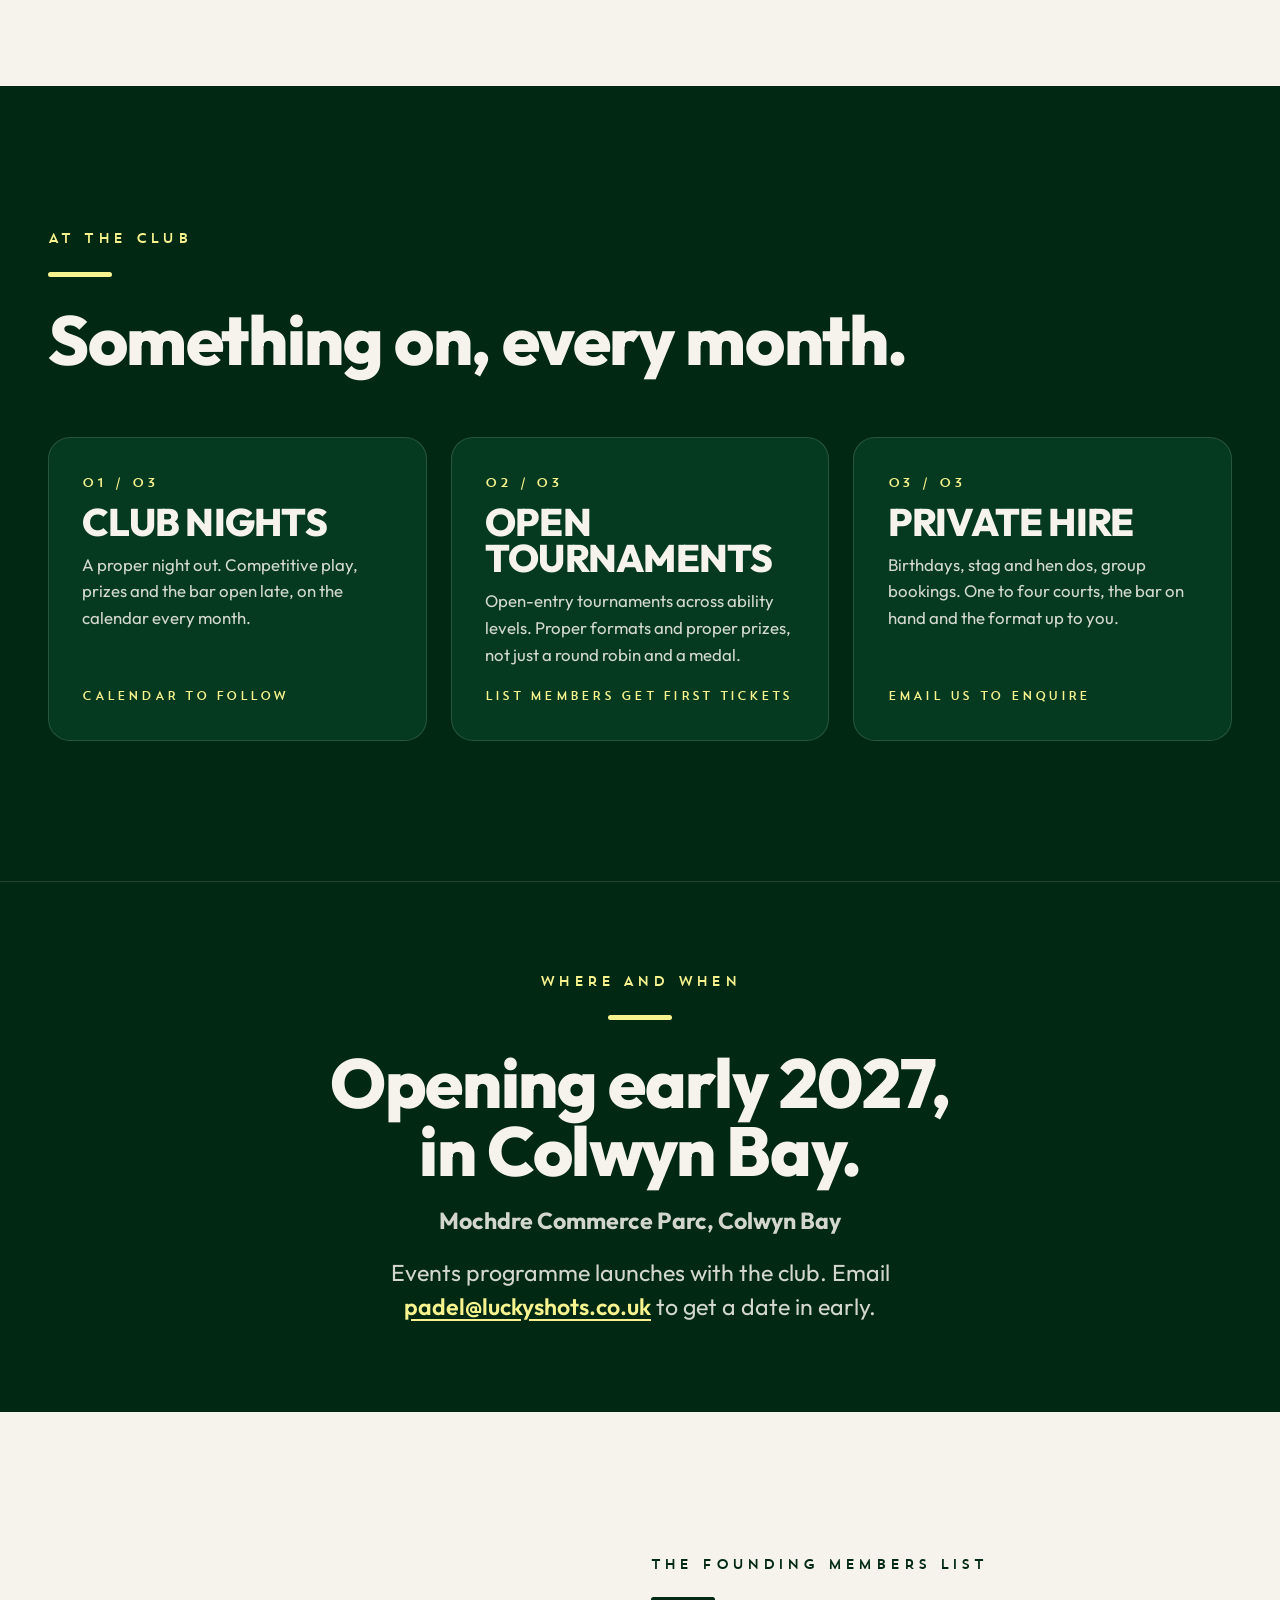
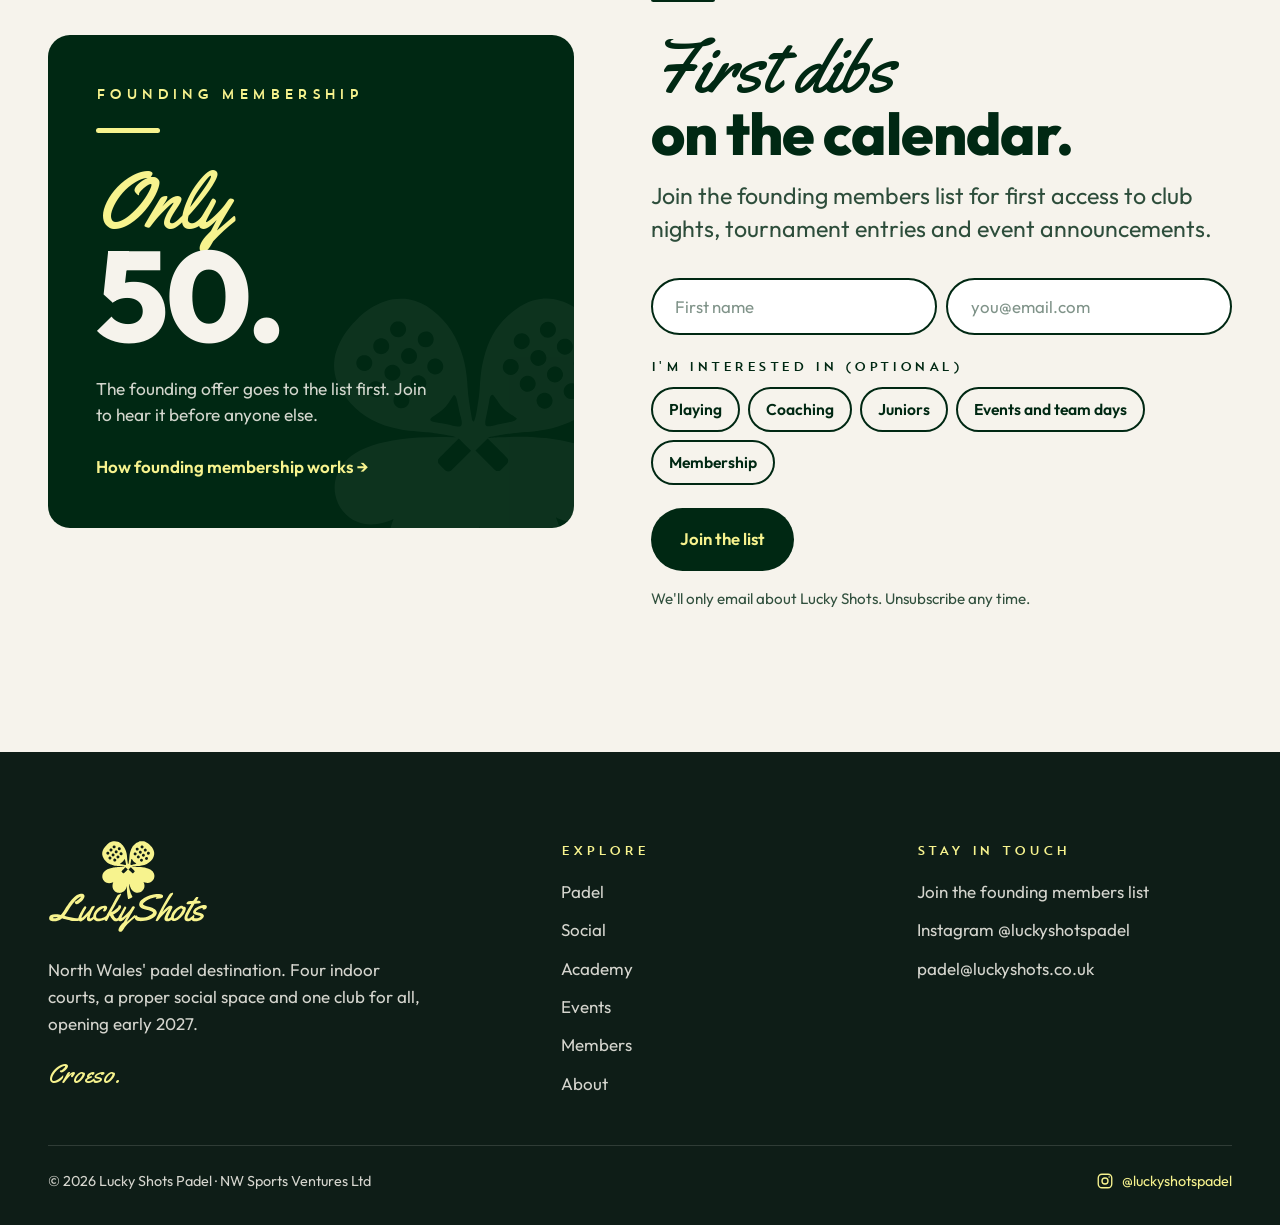
<file: events.html>
<!DOCTYPE html>
<html lang="en-GB">
<head>
  <meta charset="UTF-8" />
  <meta name="viewport" content="width=device-width, initial-scale=1" />
  <title>Events | Lucky Shots Padel · Team days, club nights and private hire</title>
  <meta name="description" content="Corporate team days, club nights, open tournaments and private hire at Lucky Shots Padel, North Wales. Opening early 2027." />
  <meta property="og:title" content="Events | Lucky Shots Padel" />
  <meta property="og:description" content="Team days, club nights, tournaments and private hire. Opening early 2027." />
  <meta property="og:type" content="website" />
  <meta property="og:image" content="assets/favicon-512.png" />
  <meta name="theme-color" content="#002813" />
  <link rel="icon" href="assets/favicon.ico" sizes="any" />
  <link rel="icon" type="image/png" href="assets/favicon-32.png" sizes="32x32" />
  <link rel="apple-touch-icon" href="assets/apple-touch-icon.png" />
  <link rel="preconnect" href="https://fonts.googleapis.com" />
  <link rel="preconnect" href="https://fonts.gstatic.com" crossorigin />
  <link href="https://fonts.googleapis.com/css2?family=Outfit:wght@300;400;600;800&family=Yellowtail&display=swap" rel="stylesheet" />
  <script>document.documentElement.classList.add('js');</script>
  <link rel="stylesheet" href="styles.css" />
  <script defer src="components.js"></script>
</head>

<body>
  <a class="skip" href="#main">Skip to content</a>
  <site-header></site-header>

  <main id="main">

    <!-- ============ HERO ============ -->
    <section class="page-hero">
      <div class="wrap">
        <span class="chip anim d1">Opening early 2027</span>
        <h1 class="display"><span class="script script-xl">Bring</span>the team.</h1>
        <p class="lead">Corporate days, club nights, open tournaments and private hire.</p>
      </div>
    </section>
    <section class="band band-mist">
      <div class="wrap planner reveal">
        <div>
          <span class="eyebrow">Corporate and private hire</span>
          <span class="rule"></span>
          <h2 class="headline">Your courts.<br>Your format.</h2>
          <p class="lead" style="margin-top:1.2rem">Exclusive use of one to four courts for team days, client entertaining and private events, with the bar and food sorted. Tell us the shape of it and we'll build the format around you.</p>
        </div>
        <form class="planner-form" novalidate>
          <fieldset><legend>What's the occasion?</legend><div class="pills"><label class="pill"><input type="radio" name="type" value="Team day" /><span>Team day</span></label><label class="pill"><input type="radio" name="type" value="Client event" /><span>Client event</span></label><label class="pill"><input type="radio" name="type" value="Birthday" /><span>Birthday</span></label><label class="pill"><input type="radio" name="type" value="Stag or hen" /><span>Stag or hen</span></label><label class="pill"><input type="radio" name="type" value="Something else" /><span>Something else</span></label></div></fieldset>
          <fieldset><legend>How many courts?</legend><div class="pills"><label class="pill"><input type="radio" name="courts" value="1 court" /><span>1 court</span></label><label class="pill"><input type="radio" name="courts" value="2 courts" /><span>2 courts</span></label><label class="pill"><input type="radio" name="courts" value="3 courts" /><span>3 courts</span></label><label class="pill"><input type="radio" name="courts" value="All 4 courts" /><span>All 4 courts</span></label></div></fieldset>
          <fieldset><legend>Format</legend><div class="pills"><label class="pill"><input type="radio" name="format" value="A tournament" /><span>A tournament</span></label><label class="pill"><input type="radio" name="format" value="A coached session" /><span>A coached session</span></label><label class="pill"><input type="radio" name="format" value="A social Americano" /><span>A social Americano</span></label><label class="pill"><input type="radio" name="format" value="Not sure yet" /><span>Not sure yet</span></label></div></fieldset>
          <fieldset><legend>Extras</legend><div class="pills"><label class="pill"><input type="checkbox" name="extras" value="Food" /><span>Food</span></label><label class="pill"><input type="checkbox" name="extras" value="A bar tab" /><span>A bar tab</span></label></div></fieldset>
          <fieldset><legend>Group size and timing</legend>
            <div class="mc-row mc-form" style="margin:0">
              <label class="sr-only" for="ev-size">Group size</label><input type="text" id="ev-size" name="size" inputmode="numeric" placeholder="Roughly how many people" />
              <label class="sr-only" for="ev-when">Date or timing</label><input type="text" id="ev-when" name="when" placeholder="Date or month" />
            </div>
          </fieldset>
          <p class="planner-summary" aria-live="polite"></p>
          <div><button type="submit" class="btn btn-ink">Email us your enquiry</button></div>
          <p class="small-print" style="margin-top:0">Opens an email to <a class="inline-link" data-email href="mailto:padel@luckyshots.co.uk"></a> with your answers filled in.</p>
        </form>
      </div>
    </section>
    <section class="band band-dark">
      <div class="wrap">
        <div class="reveal">
          <span class="eyebrow">At the club</span>
          <span class="rule"></span>
          <h2 class="headline">Something on, every month.</h2>
        </div>
        <div class="card-grid three reveal">
          <div class="card">
            <div class="card-body">
              <span class="count">01 / 03</span>
              <h3>Club nights</h3>
              <p>A proper night out. Competitive play, prizes and the bar open late, on the calendar every month.</p>
              <span class="note">Calendar to follow</span>
            </div>
          </div>
          <div class="card">
            <div class="card-body">
              <span class="count">02 / 03</span>
              <h3>Open tournaments</h3>
              <p>Open-entry tournaments across ability levels. Proper formats and proper prizes, not just a round robin and a medal.</p>
              <span class="note">List members get first tickets</span>
            </div>
          </div>
          <div class="card">
            <div class="card-body">
              <span class="count">03 / 03</span>
              <h3>Private hire</h3>
              <p>Birthdays, stag and hen dos, group bookings. One to four courts, the bar on hand and the format up to you.</p>
              <span class="note">Email us to enquire</span>
            </div>
          </div>
        </div>
      </div>
    </section>
    <section class="band band-dark band-tight center">
      <div class="wrap reveal">
        <span class="eyebrow">Where and when</span>
        <span class="rule"></span>
        <div class="stage-teaser"><h2 class="headline">Opening early 2027,<br>in North Wales.</h2></div>
        <div class="stage-approved"><h2 class="headline">Opening early 2027,<br>in Colwyn Bay.</h2><p class="lead" style="margin-top:1.2rem"><strong data-address></strong></p></div>
        <p class="lead" style="margin-top:1.2rem">Events programme launches with the club. Email <a class="inline-link" data-email href="mailto:padel@luckyshots.co.uk"></a> to get a date in early.</p>
      </div>
    </section>
    <!-- ============ JOIN ============ -->
    <site-join script="First dibs" heading="on the calendar." text="Join the founding members list for first access to club nights, tournament entries and event announcements."></site-join>

  </main>

  <site-footer></site-footer>
</body>
</html>
</file>
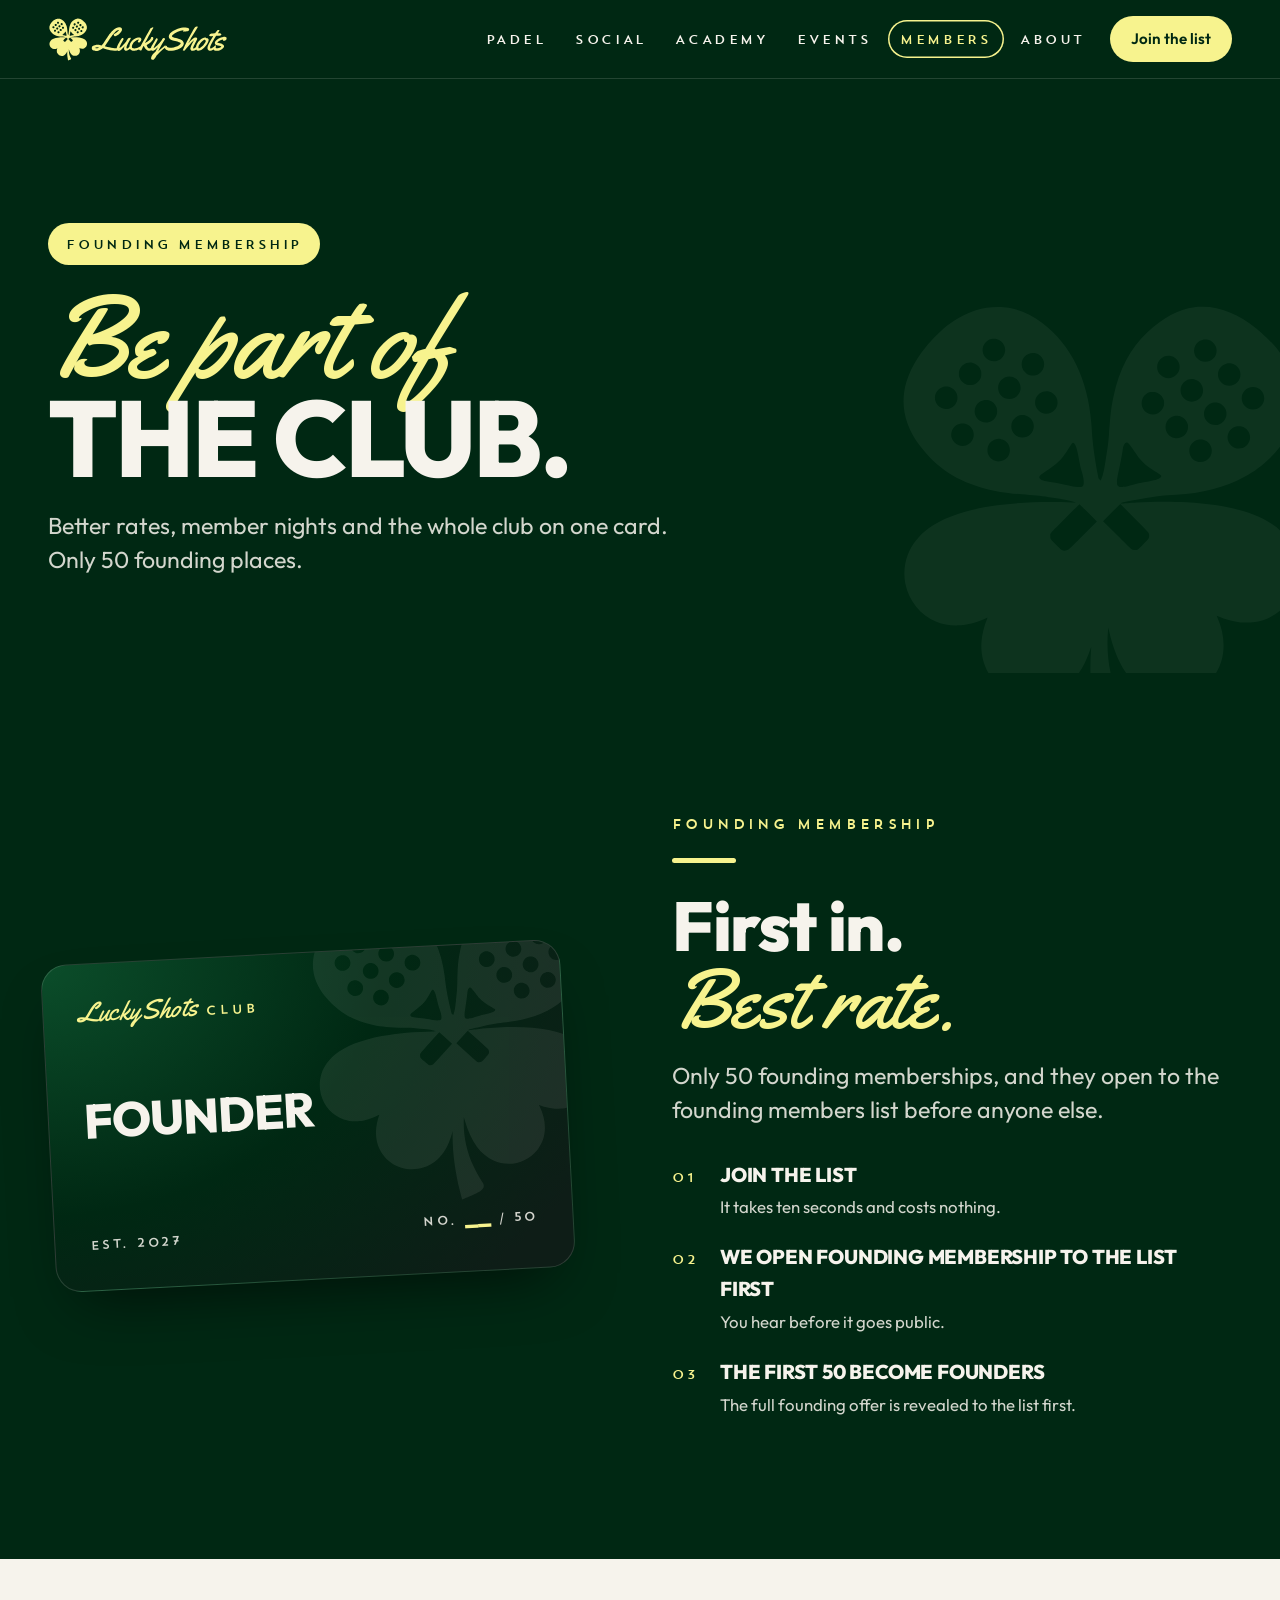
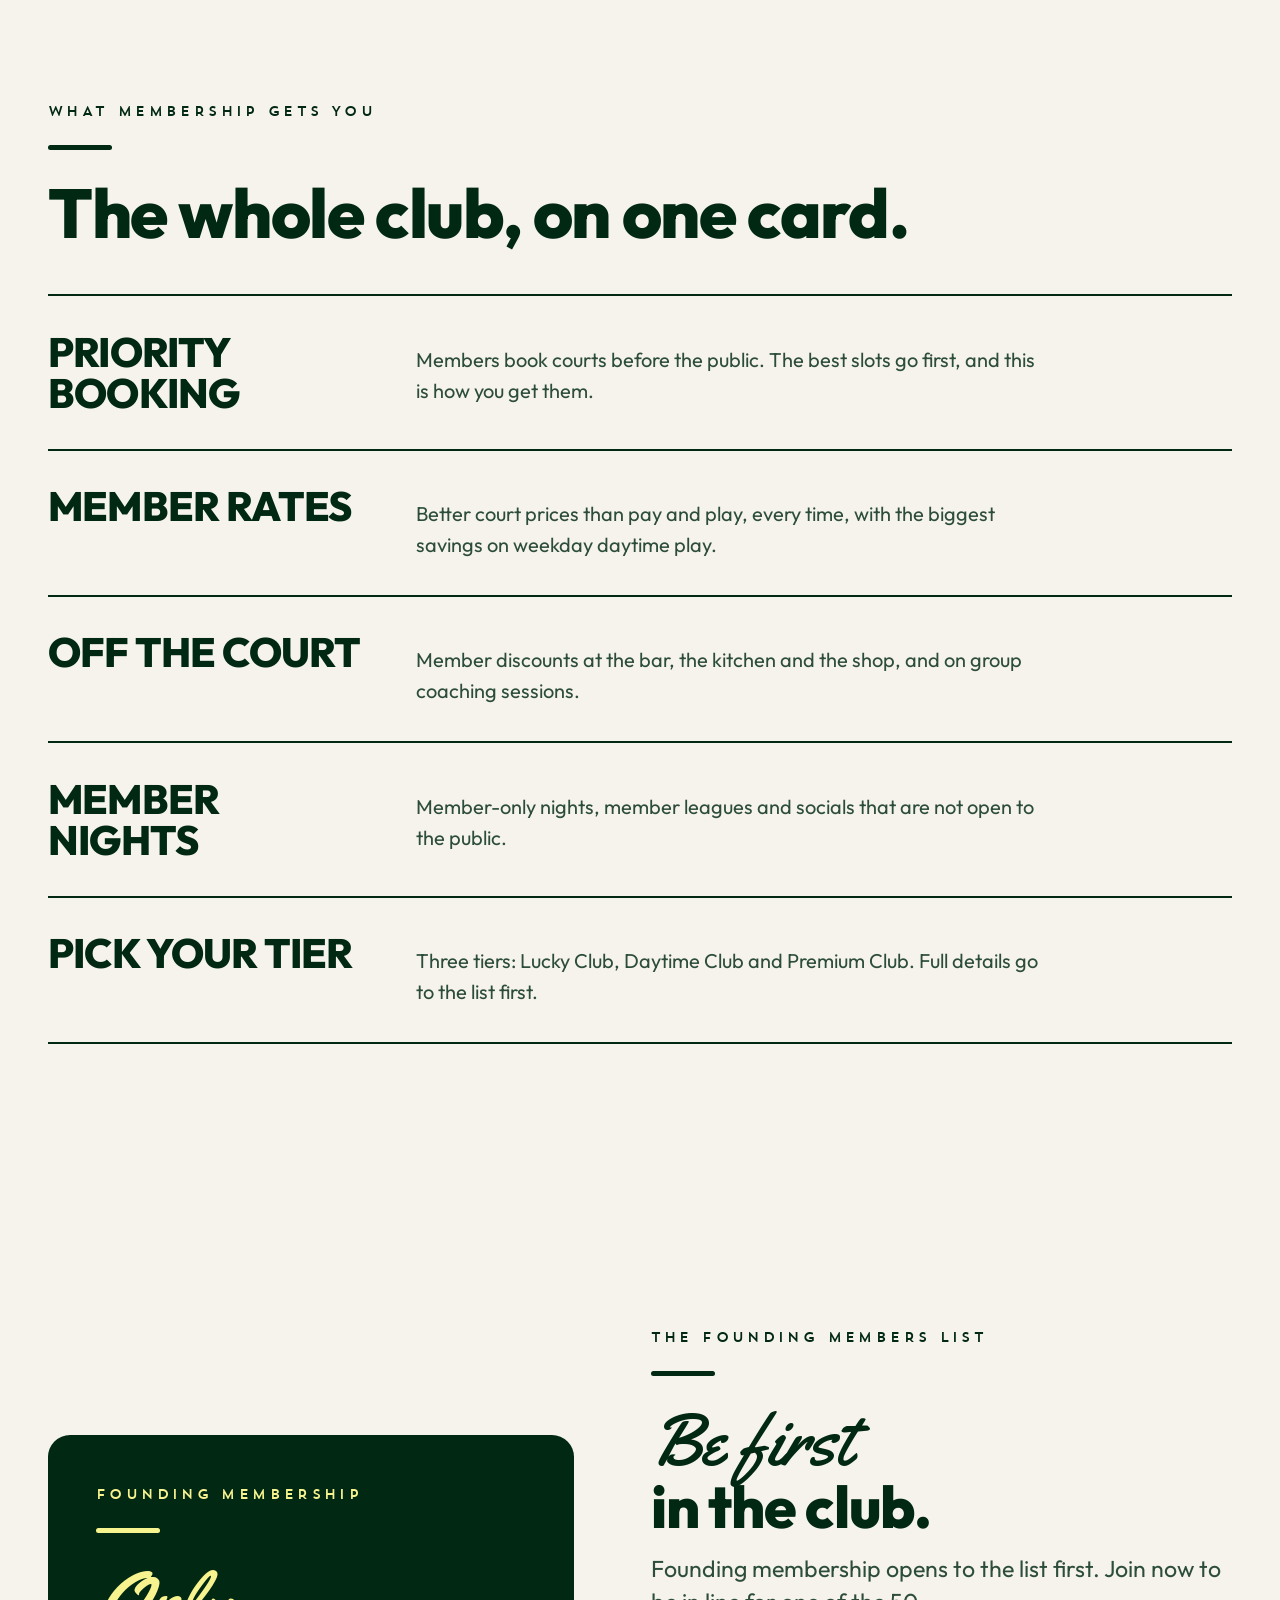
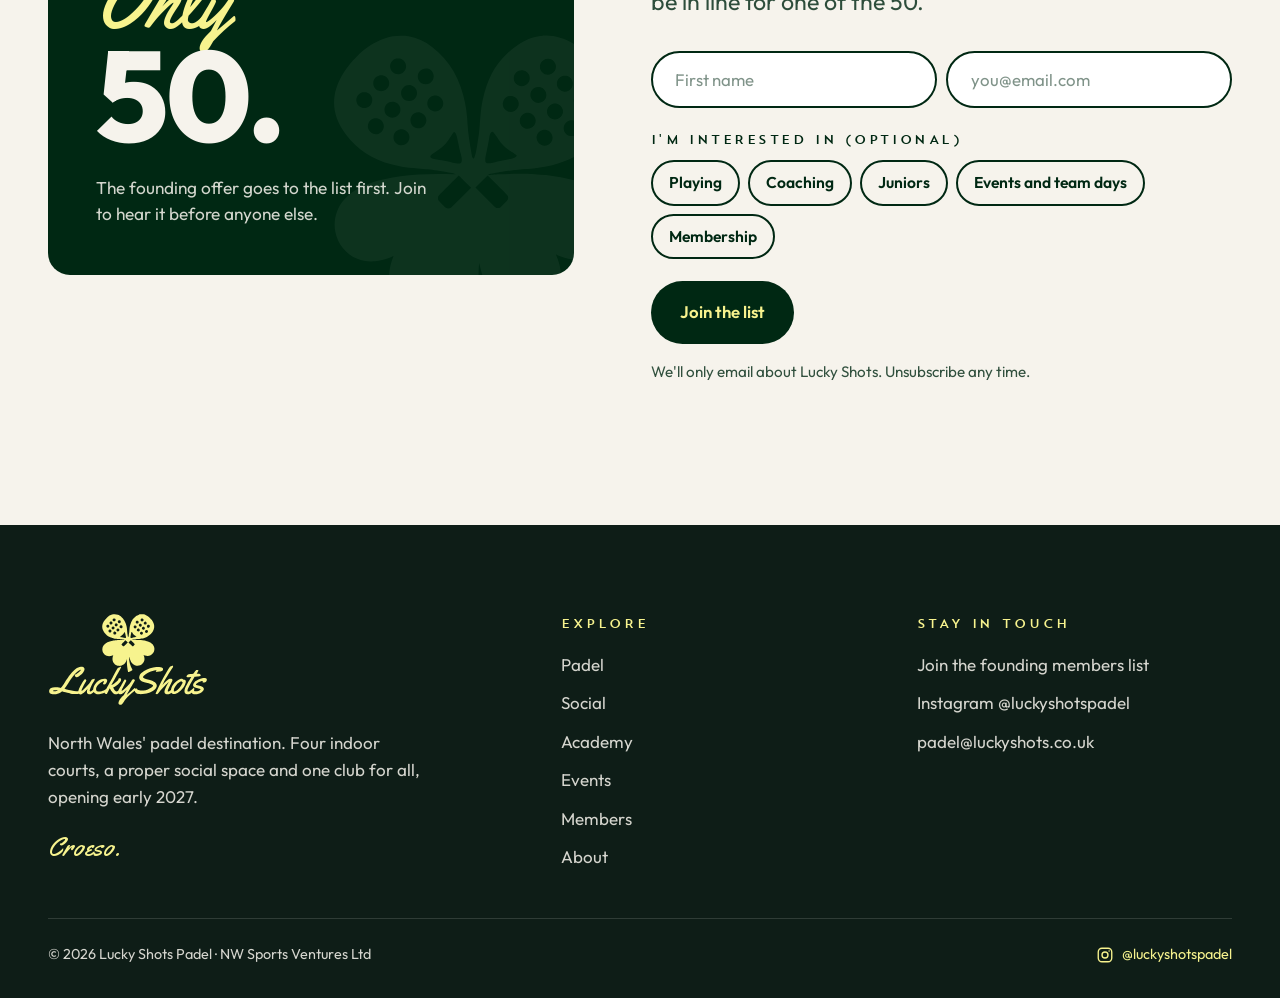
<file: members.html>
<!DOCTYPE html>
<html lang="en-GB">
<head>
  <meta charset="UTF-8" />
  <meta name="viewport" content="width=device-width, initial-scale=1" />
  <title>Members | Lucky Shots Padel · Founding membership</title>
  <meta name="description" content="Lucky Shots Padel membership: priority booking, member rates and member-only nights. Only 50 founding memberships, open to the list first." />
  <meta property="og:title" content="Members | Lucky Shots Padel" />
  <meta property="og:description" content="Be part of the club from day one. Founding membership opens to the list first." />
  <meta property="og:type" content="website" />
  <meta property="og:image" content="assets/favicon-512.png" />
  <meta name="theme-color" content="#002813" />
  <link rel="icon" href="assets/favicon.ico" sizes="any" />
  <link rel="icon" type="image/png" href="assets/favicon-32.png" sizes="32x32" />
  <link rel="apple-touch-icon" href="assets/apple-touch-icon.png" />
  <link rel="preconnect" href="https://fonts.googleapis.com" />
  <link rel="preconnect" href="https://fonts.gstatic.com" crossorigin />
  <link href="https://fonts.googleapis.com/css2?family=Outfit:wght@300;400;600;800&family=Yellowtail&display=swap" rel="stylesheet" />
  <script>document.documentElement.classList.add('js');</script>
  <link rel="stylesheet" href="styles.css" />
  <script defer src="components.js"></script>
</head>

<body>
  <a class="skip" href="#main">Skip to content</a>
  <site-header></site-header>

  <main id="main">

    <!-- ============ HERO ============ -->
    <section class="page-hero">
      <div class="wrap">
        <span class="chip anim d1">Founding membership</span>
        <h1 class="display"><span class="script script-xl">Be part of</span>the club.</h1>
        <p class="lead">Better rates, member nights and the whole club on one card. Only 50 founding places.</p>
      </div>
    </section>
    <section class="band band-dark">
      <div class="wrap founder reveal">
        <div class="member-card" aria-hidden="true">
          <div class="mc-top"><span class="script">LuckyShots</span><span class="eyebrow">Club</span></div>
          <div class="mc-name">Founder</div>
          <div class="mc-foot"><span>Est. 2027</span><span>No. <b>__</b> / 50</span></div>
        </div>
        <div>
          <span class="eyebrow">Founding membership</span>
          <span class="rule"></span>
          <h2 class="headline">First in.<span class="script script-lg">Best rate.</span></h2>
          <p class="lead" style="margin-top:1.2rem">Only 50 founding memberships, and they open to the founding members list before anyone else.</p>
          <ol class="facts" style="margin-top:2rem">
            <li><span class="count">01</span><div><strong>Join the list</strong><p>It takes ten seconds and costs nothing.</p></div></li>
            <li><span class="count">02</span><div><strong>We open founding membership to the list first</strong><p>You hear before it goes public.</p></div></li>
            <li><span class="count">03</span><div><strong>The first 50 become founders</strong><p>The full founding offer is revealed to the list first.</p></div></li>
          </ol>
        </div>
      </div>
    </section>

    <section class="band band-mist">
      <div class="wrap reveal">
        <span class="eyebrow">What membership gets you</span>
        <span class="rule"></span>
        <h2 class="headline">The whole club, on one card.</h2>
        <div class="rows">
          <div class="row"><h3>Priority booking</h3><p>Members book courts before the public. The best slots go first, and this is how you get them.</p></div>
          <div class="row"><h3>Member rates</h3><p>Better court prices than pay and play, every time, with the biggest savings on weekday daytime play.</p></div>
          <div class="row"><h3>Off the court</h3><p>Member discounts at the bar, the kitchen and the shop, and on group coaching sessions.</p></div>
          <div class="row"><h3>Member nights</h3><p>Member-only nights, member leagues and socials that are not open to the public.</p></div>
          <div class="row"><h3>Pick your tier</h3><p>Three tiers: Lucky Club, Daytime Club and Premium Club. Full details go to the list first.</p></div>
        </div>
      </div>
    </section>

    <!-- ============ JOIN ============ -->
    <site-join script="Be first" heading="in the club." text="Founding membership opens to the list first. Join now to be in line for one of the 50."></site-join>

  </main>

  <site-footer></site-footer>
</body>
</html>
</file>
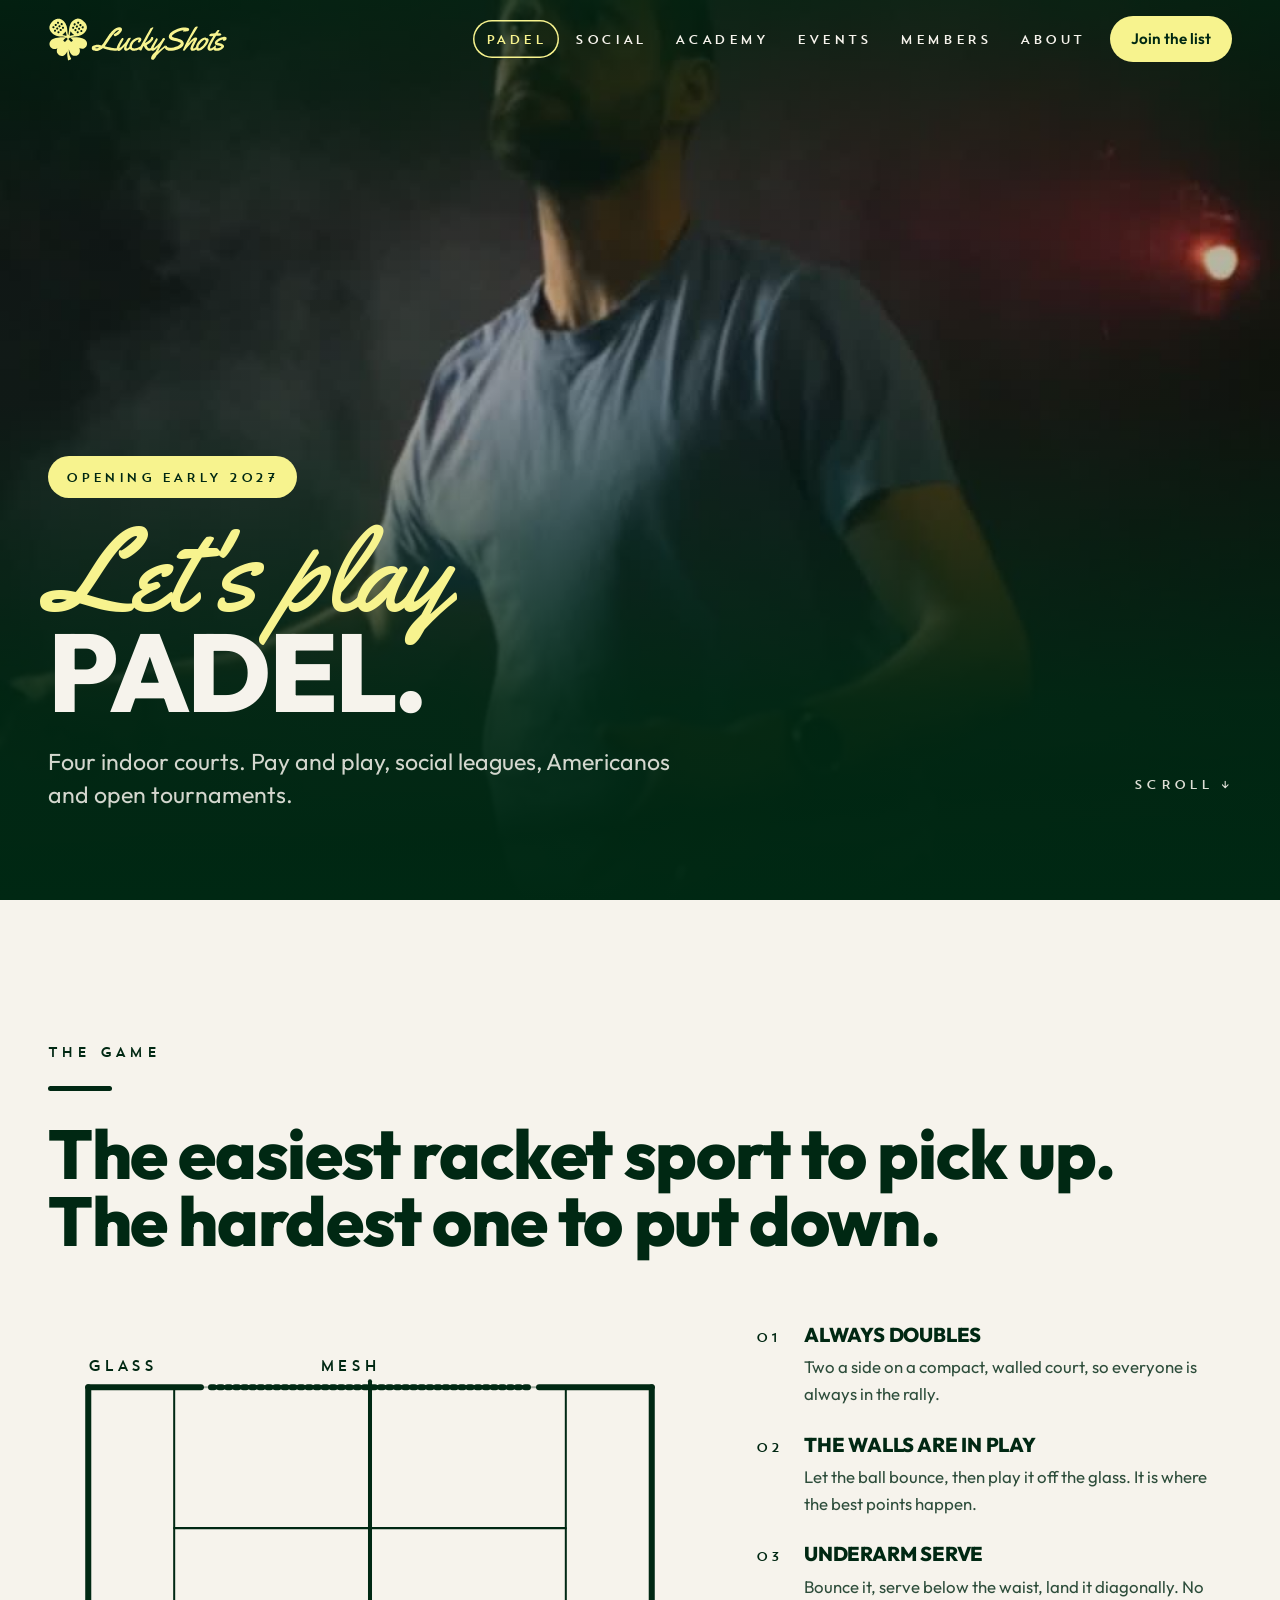
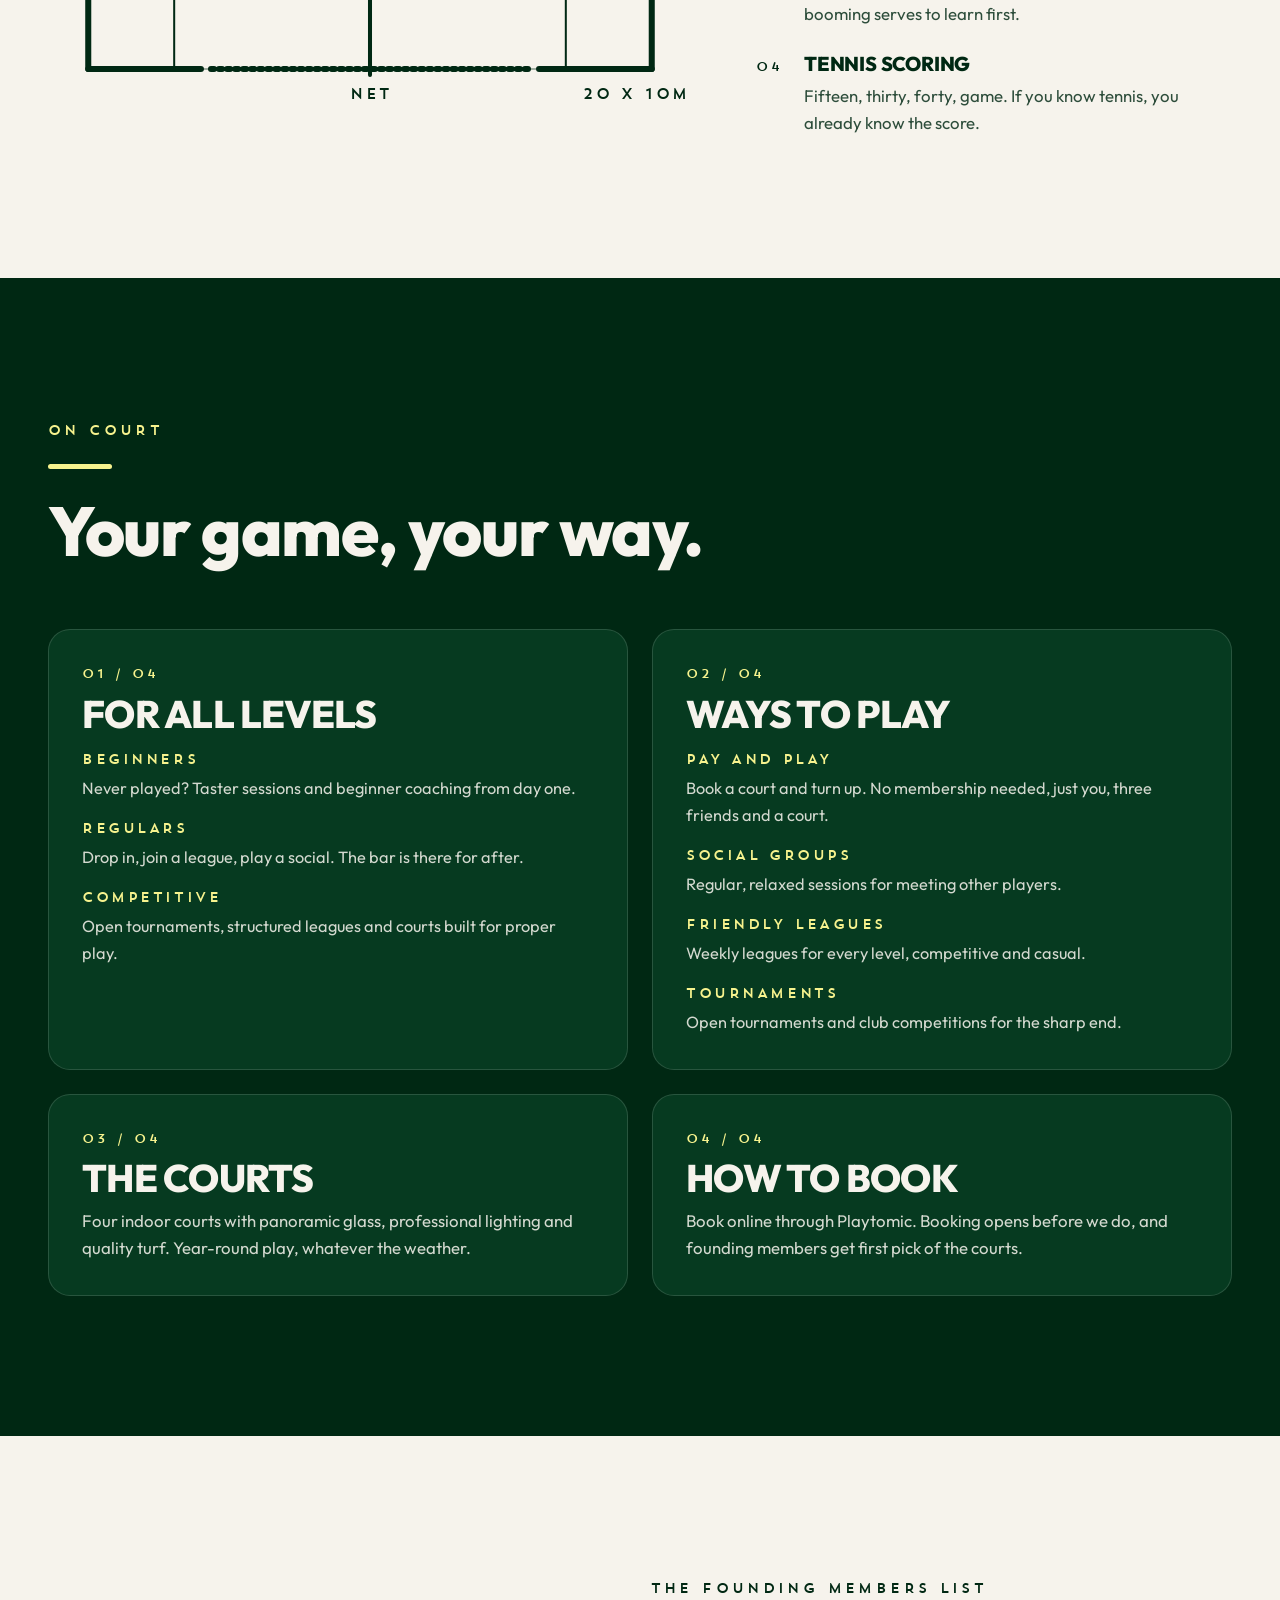
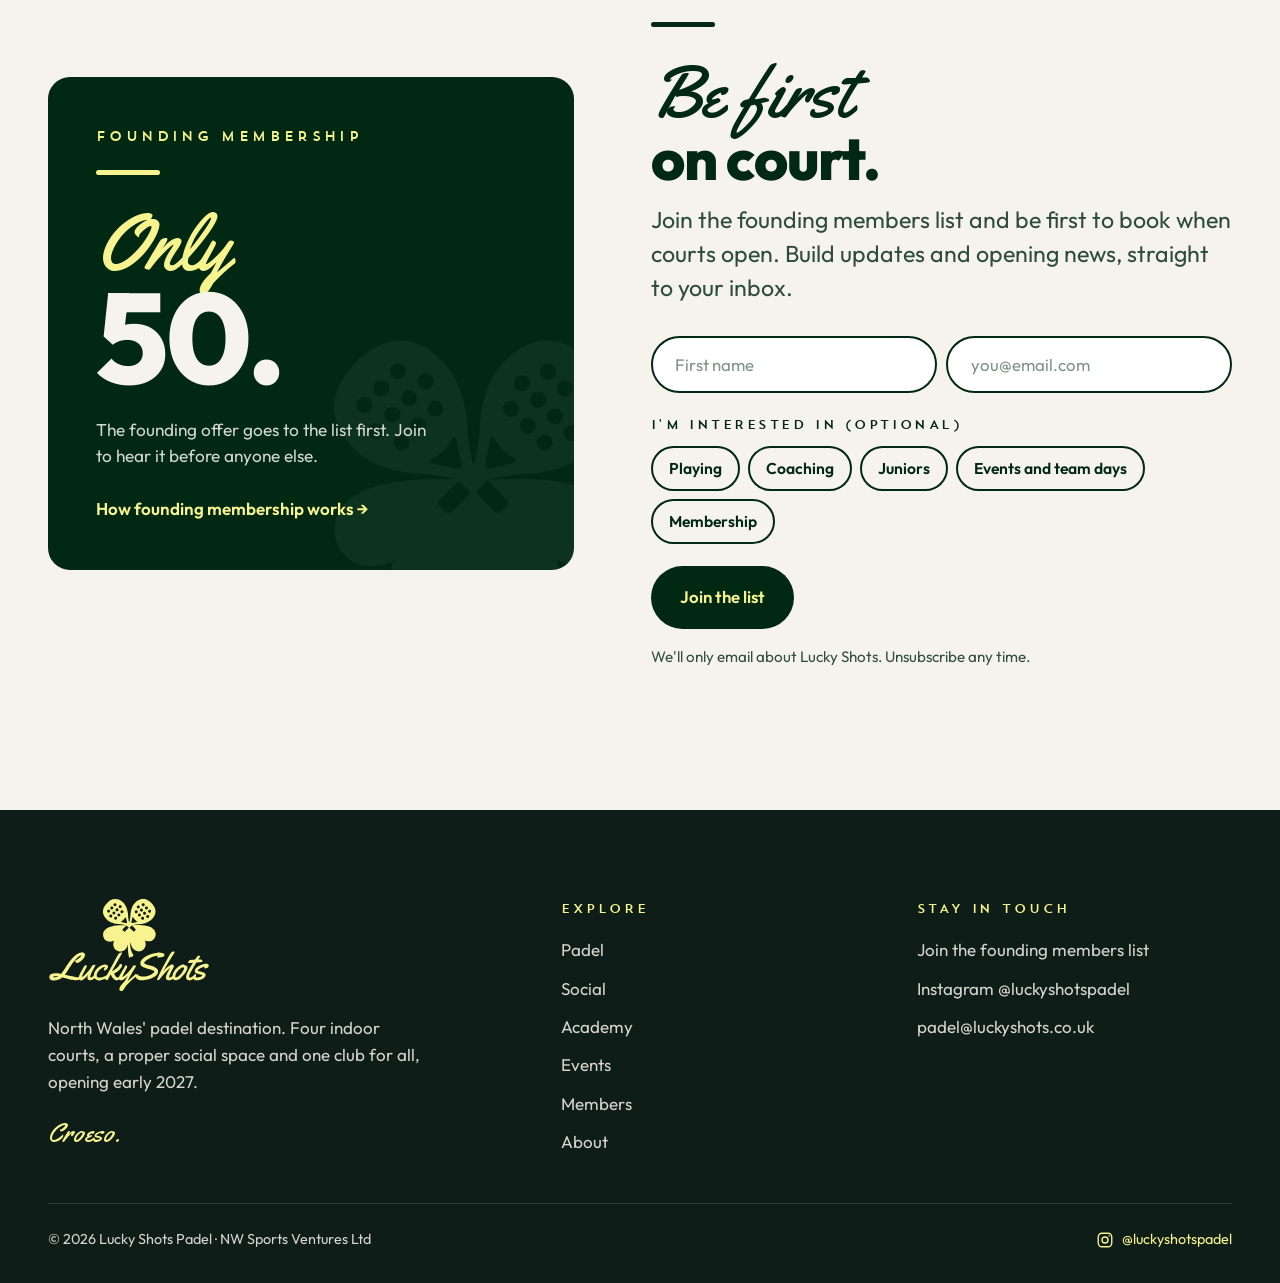
<file: play.html>
<!DOCTYPE html>
<html lang="en-GB">
<head>
  <meta charset="UTF-8" />
  <meta name="viewport" content="width=device-width, initial-scale=1" />
  <title>Padel | Lucky Shots Padel · Courts, leagues and social play in North Wales</title>
  <meta name="description" content="Four indoor padel courts in North Wales. Pay and play, social leagues, Americanos and open tournaments. Opening early 2027." />
  <meta property="og:title" content="Padel | Lucky Shots Padel" />
  <meta property="og:description" content="Pay and play, social leagues, Americanos and tournaments. Opening early 2027." />
  <meta property="og:type" content="website" />
  <meta property="og:image" content="assets/favicon-512.png" />
  <meta name="theme-color" content="#002813" />
  <link rel="icon" href="assets/favicon.ico" sizes="any" />
  <link rel="icon" type="image/png" href="assets/favicon-32.png" sizes="32x32" />
  <link rel="apple-touch-icon" href="assets/apple-touch-icon.png" />
  <link rel="preconnect" href="https://fonts.googleapis.com" />
  <link rel="preconnect" href="https://fonts.gstatic.com" crossorigin />
  <link href="https://fonts.googleapis.com/css2?family=Outfit:wght@300;400;600;800&family=Yellowtail&display=swap" rel="stylesheet" />
  <script>document.documentElement.classList.add('js');</script>
  <link rel="stylesheet" href="styles.css" />
  <script defer src="components.js"></script>
</head>

<body class="has-video-hero">
  <a class="skip" href="#main">Skip to content</a>
  <site-header></site-header>

  <main id="main">

    <!-- ============ HERO ============ -->
    <section class="hero">
      <video class="hero-video" muted loop playsinline preload="none" poster="assets/posters/hero_video_play.jpg" data-src="assets/hero_video_play.mp4" aria-hidden="true"></video>
      <div class="wrap hero-inner">
        <span class="chip anim d1">Opening early 2027</span>
        <h1 class="display anim d2"><span class="script script-xl">Let's play</span>padel.</h1>
        <div class="hero-foot anim d3">
          <p class="lead">Four indoor courts. Pay and play, social leagues, Americanos and open tournaments.</p>
          <span class="scroll-cue" aria-hidden="true">SCROLL &darr;</span>
        </div>
      </div>
    </section>
    <section class="band band-mist">
      <div class="wrap reveal">
        <span class="eyebrow">The game</span>
        <span class="rule"></span>
        <h2 class="headline">The easiest racket sport to pick up.<br>The hardest one to put down.</h2>
        <div class="court">
          <svg viewBox="0 0 640 360" role="img" aria-labelledby="court-t court-d" fill="none" stroke="currentColor" stroke-linecap="round">
            <title id="court-t">Padel court from above</title>
            <desc id="court-d">A 20 by 10 metre court with glass back walls, glass corners and mesh along the middle of each side, a net across the centre and service boxes either side.</desc>
            <!-- court floor 20m x 10m, scale 28px per metre -->
            <rect x="40" y="40" width="560" height="280" stroke-width="2" opacity=".35"/>
            <!-- back walls: glass -->
            <line class="glass" x1="40" y1="40" x2="40" y2="320"/>
            <line class="glass" x1="600" y1="40" x2="600" y2="320"/>
            <!-- side walls: 4m glass at each corner, mesh in the middle -->
            <line class="glass" x1="40" y1="40" x2="152" y2="40"/>
            <line class="glass" x1="488" y1="40" x2="600" y2="40"/>
            <line class="glass" x1="40" y1="320" x2="152" y2="320"/>
            <line class="glass" x1="488" y1="320" x2="600" y2="320"/>
            <line class="mesh" x1="162" y1="40" x2="478" y2="40"/>
            <line class="mesh" x1="162" y1="320" x2="478" y2="320"/>
            <!-- net -->
            <line x1="320" y1="34" x2="320" y2="326" stroke-width="4"/>
            <!-- service lines 6.95m from the net, centre lines -->
            <line x1="125.4" y1="40" x2="125.4" y2="320" stroke-width="2"/>
            <line x1="514.6" y1="40" x2="514.6" y2="320" stroke-width="2"/>
            <line x1="125.4" y1="180" x2="514.6" y2="180" stroke-width="2"/>
            <!-- labels -->
            <text x="40" y="24" stroke="none">GLASS</text>
            <text x="270" y="24" stroke="none">MESH</text>
            <text x="300" y="350" stroke="none">NET</text>
            <text x="532" y="350" stroke="none">20 X 10M</text>
          </svg>
          <ol class="facts">
            <li><span class="count">01</span><div><strong>Always doubles</strong><p>Two a side on a compact, walled court, so everyone is always in the rally.</p></div></li>
            <li><span class="count">02</span><div><strong>The walls are in play</strong><p>Let the ball bounce, then play it off the glass. It is where the best points happen.</p></div></li>
            <li><span class="count">03</span><div><strong>Underarm serve</strong><p>Bounce it, serve below the waist, land it diagonally. No booming serves to learn first.</p></div></li>
            <li><span class="count">04</span><div><strong>Tennis scoring</strong><p>Fifteen, thirty, forty, game. If you know tennis, you already know the score.</p></div></li>
          </ol>
        </div>
      </div>
    </section>
    <section class="band band-dark">
      <div class="wrap">
        <div class="reveal">
          <span class="eyebrow">On court</span>
          <span class="rule"></span>
          <h2 class="headline">Your game, your way.</h2>
        </div>
        <div class="card-grid reveal">
          <div class="card">
            <div class="card-body">
              <span class="count">01 / 04</span>
              <h3>For all levels</h3>
              <ul><li><strong>Beginners</strong><span>Never played? Taster sessions and beginner coaching from day one.</span></li><li><strong>Regulars</strong><span>Drop in, join a league, play a social. The bar is there for after.</span></li><li><strong>Competitive</strong><span>Open tournaments, structured leagues and courts built for proper play.</span></li></ul>
            </div>
          </div>
          <div class="card">
            <div class="card-body">
              <span class="count">02 / 04</span>
              <h3>Ways to play</h3>
              <ul><li><strong>Pay and play</strong><span>Book a court and turn up. No membership needed, just you, three friends and a court.</span></li><li><strong>Social groups</strong><span>Regular, relaxed sessions for meeting other players.</span></li><li><strong>Friendly leagues</strong><span>Weekly leagues for every level, competitive and casual.</span></li><li><strong>Tournaments</strong><span>Open tournaments and club competitions for the sharp end.</span></li></ul>
            </div>
          </div>
          <div class="card">
            <div class="card-body">
              <span class="count">03 / 04</span>
              <h3>The courts</h3>
              <p>Four indoor courts with panoramic glass, professional lighting and quality turf. Year-round play, whatever the weather.</p>
            </div>
          </div>
          <div class="card">
            <div class="card-body">
              <span class="count">04 / 04</span>
              <h3>How to book</h3>
              <p>Book online through Playtomic. Booking opens before we do, and founding members get first pick of the courts.</p>
            </div>
          </div>
        </div>
      </div>
    </section>
    <!-- ============ JOIN ============ -->
    <site-join heading="on court." text="Join the founding members list and be first to book when courts open. Build updates and opening news, straight to your inbox."></site-join>

  </main>

  <site-footer></site-footer>
</body>
</html>
</file>
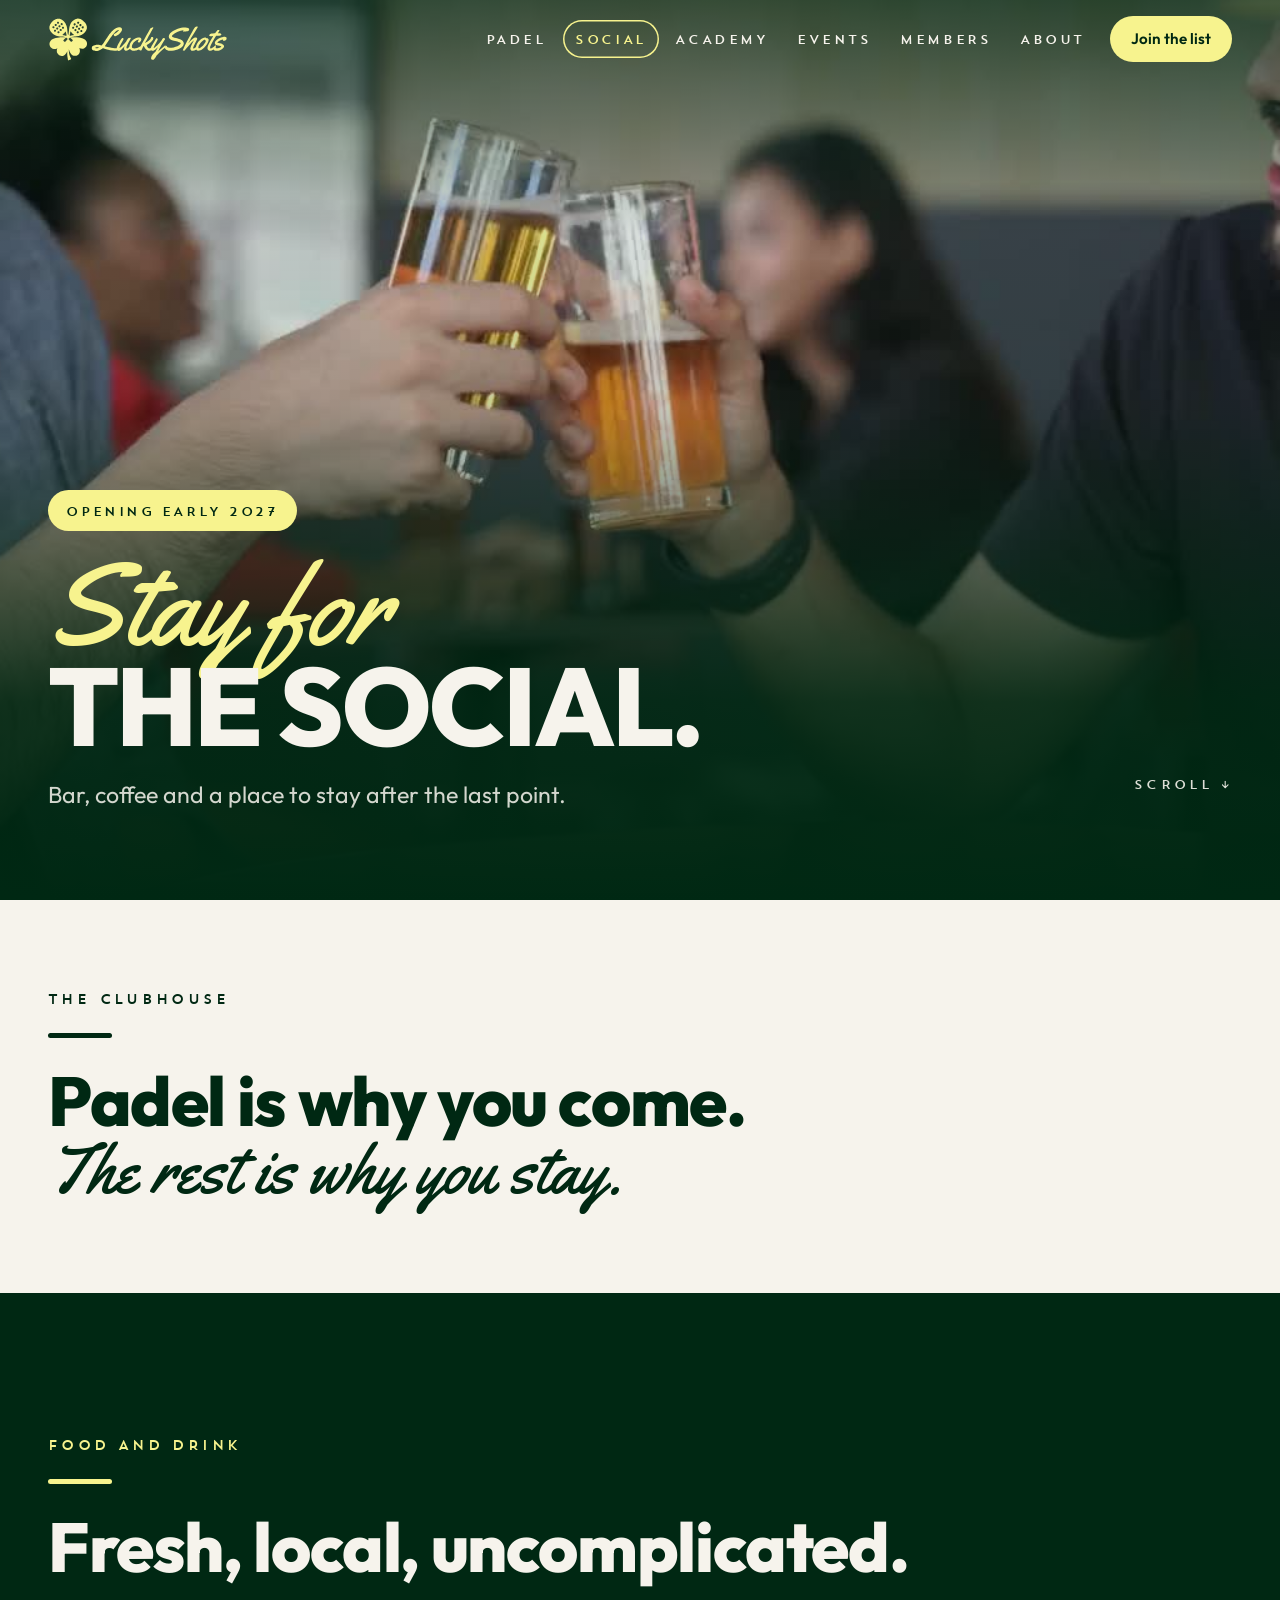
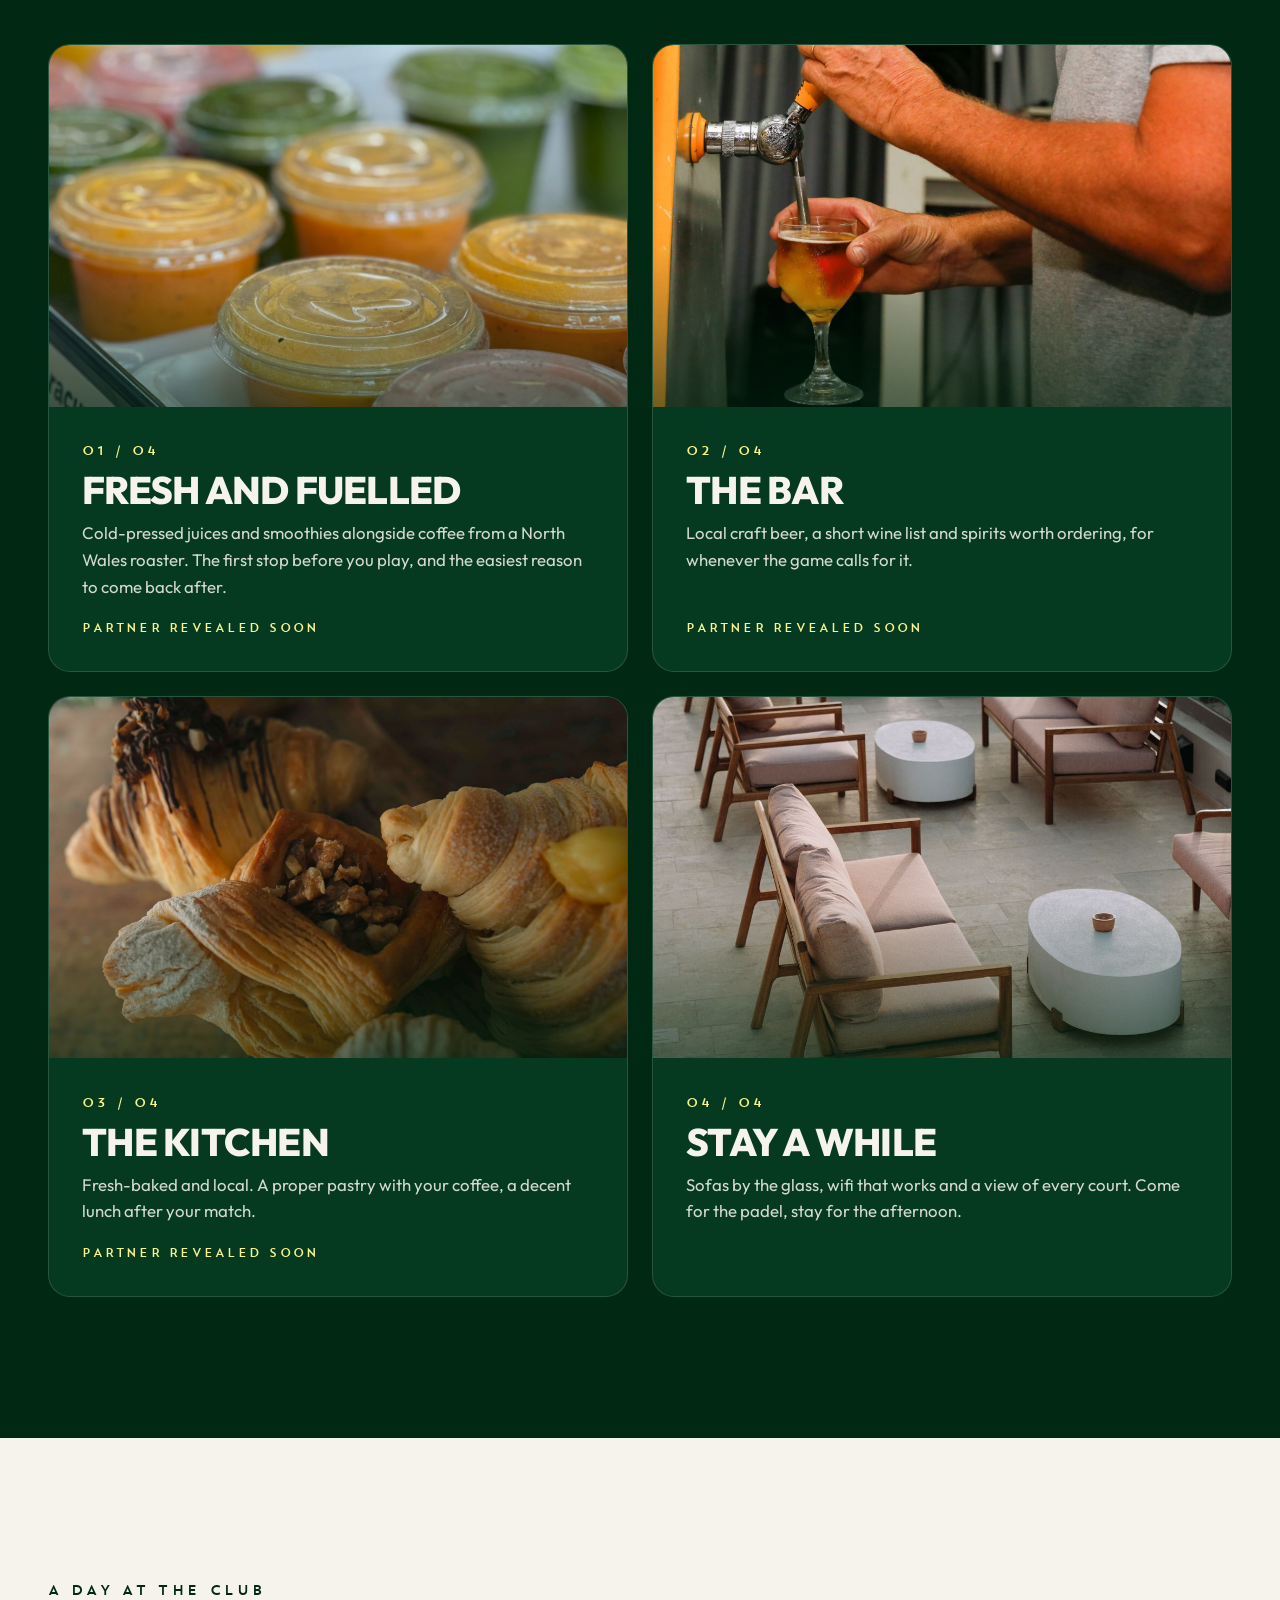
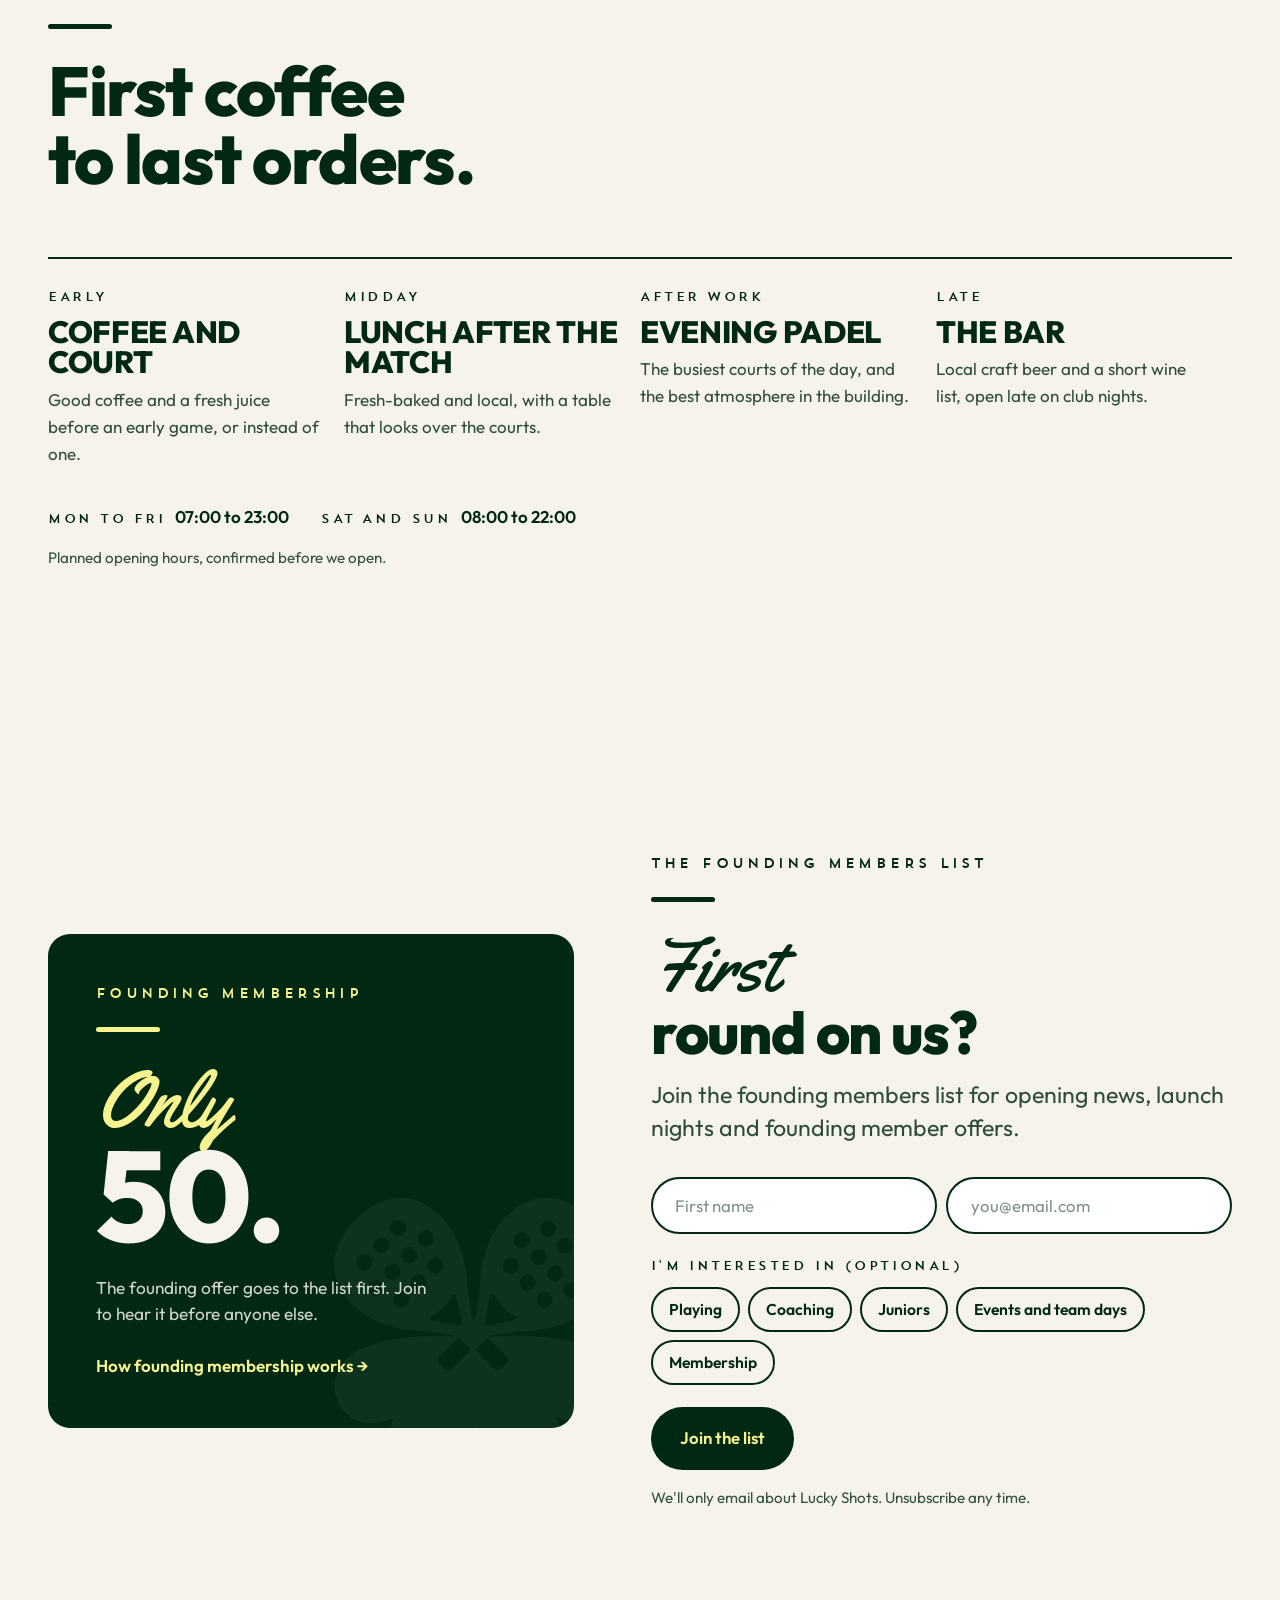
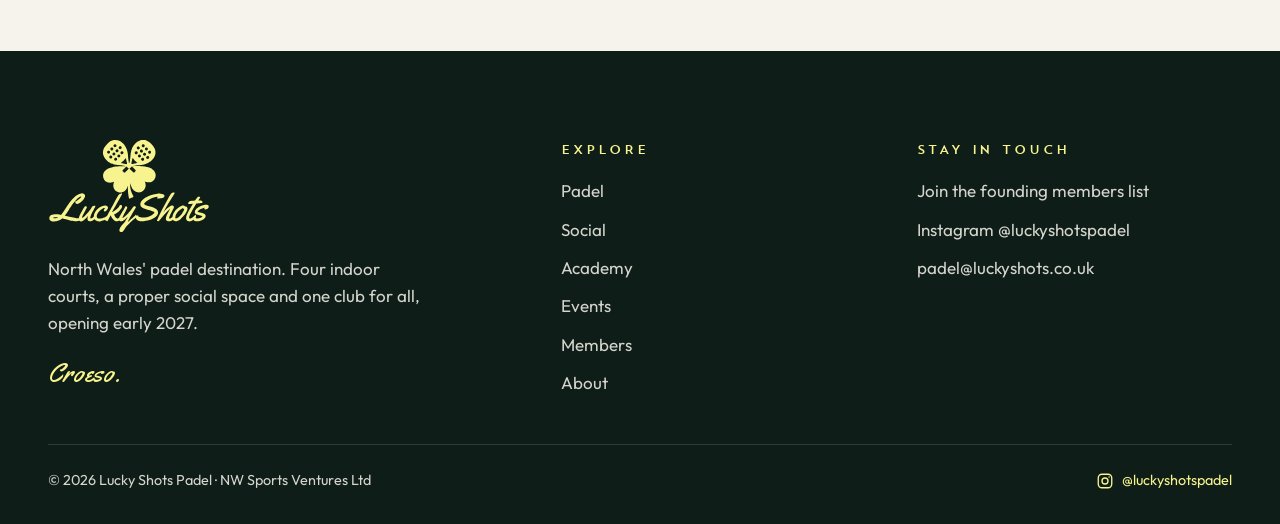
<file: social.html>
<!DOCTYPE html>
<html lang="en-GB">
<head>
  <meta charset="UTF-8" />
  <meta name="viewport" content="width=device-width, initial-scale=1" />
  <title>Social | Lucky Shots Padel · Bar, coffee and food in North Wales</title>
  <meta name="description" content="The bar, coffee and kitchen at Lucky Shots Padel. Somewhere to stay after the last point. Opening early 2027." />
  <meta property="og:title" content="Social | Lucky Shots Padel" />
  <meta property="og:description" content="Bar, coffee and a place to stay after the last point. Opening early 2027." />
  <meta property="og:type" content="website" />
  <meta property="og:image" content="assets/favicon-512.png" />
  <meta name="theme-color" content="#002813" />
  <link rel="icon" href="assets/favicon.ico" sizes="any" />
  <link rel="icon" type="image/png" href="assets/favicon-32.png" sizes="32x32" />
  <link rel="apple-touch-icon" href="assets/apple-touch-icon.png" />
  <link rel="preconnect" href="https://fonts.googleapis.com" />
  <link rel="preconnect" href="https://fonts.gstatic.com" crossorigin />
  <link href="https://fonts.googleapis.com/css2?family=Outfit:wght@300;400;600;800&family=Yellowtail&display=swap" rel="stylesheet" />
  <script>document.documentElement.classList.add('js');</script>
  <link rel="stylesheet" href="styles.css" />
  <script defer src="components.js"></script>
</head>

<body class="has-video-hero">
  <a class="skip" href="#main">Skip to content</a>
  <site-header></site-header>

  <main id="main">

    <!-- ============ HERO ============ -->
    <section class="hero">
      <video class="hero-video" muted loop playsinline preload="none" poster="assets/posters/hero_video_social.jpg" data-src="assets/hero_video_social.mp4" aria-hidden="true"></video>
      <div class="wrap hero-inner">
        <span class="chip anim d1">Opening early 2027</span>
        <h1 class="display anim d2"><span class="script script-xl">Stay for</span>the social.</h1>
        <div class="hero-foot anim d3">
          <p class="lead">Bar, coffee and a place to stay after the last point.</p>
          <span class="scroll-cue" aria-hidden="true">SCROLL &darr;</span>
        </div>
      </div>
    </section>
    <section class="band band-mist band-tight">
      <div class="wrap reveal">
        <span class="eyebrow">The clubhouse</span>
        <span class="rule"></span>
        <h2 class="headline">Padel is why you come.<br><span class="script">The rest is why you stay.</span></h2>
      </div>
    </section>
    <section class="band band-dark">
      <div class="wrap">
        <div class="reveal">
          <span class="eyebrow">Food and drink</span>
          <span class="rule"></span>
          <h2 class="headline">Fresh, local, uncomplicated.</h2>
        </div>
        <div class="card-grid reveal">
          <div class="card">
            <div class="card-media"><img src="assets/cards/social-drinks.jpg" alt="Fresh juice and coffee" loading="lazy" onerror="this.remove()" /></div>
            <div class="card-body">
              <span class="count">01 / 04</span>
              <h3>Fresh and fuelled</h3>
              <p>Cold-pressed juices and smoothies alongside coffee from a North Wales roaster. The first stop before you play, and the easiest reason to come back after.</p>
              <span class="note">Partner revealed soon</span>
            </div>
          </div>
          <div class="card">
            <div class="card-media"><img src="assets/cards/social-bar.jpg" alt="The bar" loading="lazy" onerror="this.remove()" /></div>
            <div class="card-body">
              <span class="count">02 / 04</span>
              <h3>The bar</h3>
              <p>Local craft beer, a short wine list and spirits worth ordering, for whenever the game calls for it.</p>
              <span class="note">Partner revealed soon</span>
            </div>
          </div>
          <div class="card">
            <div class="card-media"><img src="assets/cards/social-kitchen.jpg" alt="Fresh food" loading="lazy" onerror="this.remove()" /></div>
            <div class="card-body">
              <span class="count">03 / 04</span>
              <h3>The kitchen</h3>
              <p>Fresh-baked and local. A proper pastry with your coffee, a decent lunch after your match.</p>
              <span class="note">Partner revealed soon</span>
            </div>
          </div>
          <div class="card">
            <div class="card-media"><img src="assets/cards/social-stay.jpg" alt="The lounge" loading="lazy" onerror="this.remove()" /></div>
            <div class="card-body">
              <span class="count">04 / 04</span>
              <h3>Stay a while</h3>
              <p>Sofas by the glass, wifi that works and a view of every court. Come for the padel, stay for the afternoon.</p>
            </div>
          </div>
        </div>
      </div>
    </section>
    <section class="band band-mist">
      <div class="wrap reveal">
        <span class="eyebrow">A day at the club</span>
        <span class="rule"></span>
        <h2 class="headline">First coffee<br>to last orders.</h2>
        <div class="dayline">
          <div><span class="when">Early</span><h3>Coffee and court</h3><p>Good coffee and a fresh juice before an early game, or instead of one.</p></div>
          <div><span class="when">Midday</span><h3>Lunch after the match</h3><p>Fresh-baked and local, with a table that looks over the courts.</p></div>
          <div><span class="when">After work</span><h3>Evening padel</h3><p>The busiest courts of the day, and the best atmosphere in the building.</p></div>
          <div><span class="when">Late</span><h3>The bar</h3><p>Local craft beer and a short wine list, open late on club nights.</p></div>
        </div>
        <div class="hours" aria-label="Planned opening hours">
          <span><b>Mon to Fri</b>07:00 to 23:00</span>
          <span><b>Sat and Sun</b>08:00 to 22:00</span>
        </div>
        <p class="small-print">Planned opening hours, confirmed before we open.</p>
      </div>
    </section>
    <!-- ============ JOIN ============ -->
    <site-join script="First" heading="round on us?" text="Join the founding members list for opening news, launch nights and founding member offers."></site-join>

  </main>

  <site-footer></site-footer>
</body>
</html>
</file>
<file: styles.css>
/* ============================================================
   TREND SANS ONE (self-hosted, purchased licence via Fontspring)
   ============================================================ */
@font-face{
  font-family:'trend_sansone';
  src:url('fonts/TrendSans-One-webfont.woff2') format('woff2'),
      url('fonts/TrendSans-One-webfont.woff') format('woff');
  font-weight:normal; font-style:normal; font-display:swap;
}

/* ============================================================
   LUCKY SHOTS PADEL: shared stylesheet (brand palette, 19 Nov 2026)

   Four colours, each with one job:
     Dark Green   #002813  main background, text on Off-White
     Forest Slate #0E1D17  depth only: footer, bottom of photo fades,
                           the occasional feature band
     Off-White    #F6F3EC  calm reading sections, headlines on dark
     Pale Yellow  #F7F38E  ACCENT ONLY: buttons, chips, script words,
                           eyebrows, numbers, small highlights

   Yellow rules:
     - Yellow goes on the dark colours only. Yellow on Off-White is
       unreadable (contrast about 1:1), so never put yellow on, or
       right next to, an Off-White band.
     - No yellow background bigger than a button or chip.
     - Keep it scarce: one or two yellow moments per screen.

   Type: Outfit 800 for big headlines, Yellowtail for one script word
   in page titles and key moments, Trend Sans One for eyebrows and
   labels, Outfit 400 for body copy.
   ============================================================ */
:root{
  --ink:#002813;          /* Dark Green: main */
  --deep:#0E1D17;         /* Forest Slate: depth only */
  --offwhite:#F6F3EC;         /* Off-White: reading sections */
  --yellow:#F7F38E;         /* Pale Yellow: accent only */
  --lift:#063A20;         /* card surface on Dark Green */
  --white:#ffffff;

  --on-dark:rgba(246,243,236,.86);   /* body copy on dark */
  --on-mist:rgba(0,40,19,.82);       /* body copy on Off-White */
  --line-dark:rgba(246,243,236,.14);
  --line-mist:rgba(0,40,19,.16);

  --g:var(--ink);
  --y:var(--yellow);

  --f-display:'trend_sansone',"Outfit",system-ui,sans-serif;
  --f-script:"Yellowtail",cursive;
  --f-body:"Outfit",system-ui,sans-serif;

  --wrap:1200px;
  --gutter:clamp(1rem,4vw,3rem);
  --radius:22px;
  --ease:cubic-bezier(.22,.61,.36,1);
}

@view-transition{ navigation:auto; }

/* ---------- base ---------- */
*,*::before,*::after{ box-sizing:border-box; }
html{ -webkit-text-size-adjust:100%; scroll-behavior:smooth; }
@media (prefers-reduced-motion:reduce){ html{ scroll-behavior:auto; } }
body{
  margin:0; font-family:var(--f-body); font-weight:400; font-size:1.0625rem;
  color:var(--on-dark); background:var(--ink); line-height:1.6;
  -webkit-font-smoothing:antialiased; text-rendering:optimizeLegibility;
}
img{ max-width:100%; display:block; height:auto; }
a{ color:inherit; text-decoration:none; }
button{ font:inherit; cursor:pointer; }
h1,h2,h3,h4,p{ margin:0; }
::selection{ background:var(--yellow); color:var(--ink); }
.skip{ position:absolute; left:-999px; top:0; z-index:300; background:var(--yellow); color:var(--ink); padding:.7rem 1rem; font-weight:600; }
.skip:focus{ left:0; }
:focus-visible{ outline:3px solid var(--yellow); outline-offset:3px; border-radius:6px; }
.band-mist :focus-visible{ outline-color:var(--ink); }

.wrap{ width:min(100% - 2*var(--gutter), var(--wrap)); margin-inline:auto; }
.inline-link{ font-weight:600; text-decoration:underline; text-underline-offset:4px; color:var(--yellow); }
.band-mist .inline-link{ color:var(--ink); }

/* ---------- bands (each section reads like one slide) ---------- */
.band{ position:relative; padding-block:clamp(4.5rem,11vw,9rem); overflow:hidden; }
.band-dark, .band-green{ background:var(--ink); color:var(--offwhite); }
.band-deep{ background:var(--deep); color:var(--offwhite); }
.band-mist, .band-yellow{ background:var(--offwhite); color:var(--ink); }
.band-tight{ padding-block:clamp(3rem,7vw,5.5rem); }
.band-dark + .band-dark{ border-top:1px solid var(--line-dark); }

/* accents: yellow on dark, Dark Green on Off-White */
.band-dark .eyebrow, .band-deep .eyebrow, .page-hero .eyebrow, .hero .eyebrow,
.band-dark .rule, .band-deep .rule, .page-hero .rule,
.band-dark .script, .band-deep .script, .hero .script, .page-hero .script,
.band-dark .count, .band-deep .count{ color:var(--yellow); }
.band-dark .rule, .band-deep .rule, .page-hero .rule{ background:var(--yellow); }

/* ---------- type ---------- */
.eyebrow{
  display:block; font-family:var(--f-display); font-weight:normal;
  font-size:clamp(.82rem,1.1vw,.95rem); letter-spacing:.24em; text-transform:uppercase;
}
.rule{ display:block; width:64px; height:5px; border-radius:3px; background:currentColor; margin:1.4rem 0 1.8rem; }
.center .rule{ margin-inline:auto; }
.display{
  font-family:var(--f-body); font-weight:800; letter-spacing:-.025em;
  font-size:clamp(2.9rem,8.4vw,7.2rem); line-height:.92; text-transform:uppercase;
}
.headline{
  font-family:var(--f-body); font-weight:800; letter-spacing:-.02em;
  font-size:clamp(2.2rem,5.4vw,4.4rem); line-height:.98;
}
.mid{
  font-family:var(--f-body); font-weight:600; letter-spacing:-.01em;
  font-size:clamp(1.8rem,4vw,3.3rem); line-height:1.04;
}
.script{ font-family:var(--f-script); font-weight:400; letter-spacing:0; text-transform:none; }
.script-xl{ display:block; font-size:clamp(3.4rem,9vw,8rem); line-height:.85; }
.script-lg{ display:block; font-size:clamp(2.8rem,6.6vw,5.6rem); line-height:.95; }
.lead{ font-weight:400; font-size:clamp(1.15rem,1.9vw,1.45rem); line-height:1.45; max-width:42ch; }
.band-dark .lead, .band-deep .lead, .hero .lead, .page-hero .lead{ color:var(--on-dark); }
.band-mist .lead{ color:var(--on-mist); }
.center{ text-align:center; }
.center .lead{ margin-inline:auto; }
.count{ font-family:var(--f-display); font-size:.82rem; letter-spacing:.22em; }
.small-print{ font-size:.95rem; opacity:.8; margin-top:1rem; }

/* ---------- chip + buttons ---------- */
.chip{
  display:inline-flex; align-items:center; gap:.6rem;
  background:var(--yellow); color:var(--ink); border-radius:999px;
  font-family:var(--f-display); font-size:clamp(.78rem,1vw,.9rem); letter-spacing:.2em; text-transform:uppercase;
  padding:.7rem 1.15rem .62rem;
}
.chip .sep{ opacity:.45; }
.btn{
  display:inline-flex; align-items:center; justify-content:center; gap:.6rem;
  font-family:var(--f-body); font-weight:600; font-size:1.05rem; letter-spacing:0;
  padding:1rem 1.7rem; border-radius:999px; border:2px solid transparent;
  transition:transform .25s var(--ease), background .25s var(--ease), color .25s var(--ease), border-color .25s var(--ease);
  white-space:nowrap;
}
.btn:hover{ transform:translateY(-2px); }
.btn-lime, .btn-yellow{ background:var(--yellow); color:var(--ink); }
.btn-lime:hover, .btn-yellow:hover{ background:var(--offwhite); }
.btn-ink, .btn-green{ background:var(--ink); color:var(--yellow); }
.btn-ink:hover, .btn-green:hover{ background:var(--deep); }
.btn-line{ border-color:currentColor; color:inherit; background:transparent; }
.band-dark .btn-line:hover, .band-deep .btn-line:hover, .hero .btn-line:hover, .page-hero .btn-line:hover{ background:var(--offwhite); color:var(--ink); border-color:var(--offwhite); }
.band-mist .btn-line:hover{ background:var(--ink); color:var(--offwhite); border-color:var(--ink); }
.btn-row{ display:flex; flex-wrap:wrap; gap:.8rem; margin-top:2.2rem; }
.center .btn-row{ justify-content:center; }
@media (max-width:520px){ .btn-row .btn{ width:100%; } }

/* ============================================================
   HEADER + DECISION-DAY BANNER (rendered by components.js)
   ============================================================ */
site-header, site-footer, site-join, site-progress{ display:block; }
site-header:not(:defined){ min-height:78px; background:var(--ink); }
.hdr{
  position:sticky; top:0; z-index:100; background:var(--ink); color:var(--offwhite);
  border-bottom:1px solid var(--line-dark);
  transition:background-color .35s var(--ease), border-color .35s var(--ease);
}
body.has-video-hero .hdr{ position:fixed; left:0; right:0; background:transparent; border-bottom-color:transparent; }
body.has-video-hero .hdr.scrolled{ background:var(--ink); border-bottom-color:var(--line-dark); }
.hdr-row{ display:flex; align-items:center; justify-content:space-between; gap:1rem; height:78px; }
.hdr-logo{
  display:block; height:44px; width:180px; background:var(--yellow);
  -webkit-mask:url("assets/logo_header.svg") left center/contain no-repeat;
  mask:url("assets/logo_header.svg") left center/contain no-repeat;
}
.hdr-nav{ display:flex; align-items:center; gap:.2rem; }
.hdr-nav a{
  font-family:var(--f-display); font-size:.8rem; letter-spacing:.2em; text-transform:uppercase;
  color:var(--offwhite); padding:.55rem .8rem; border-radius:999px; transition:background .2s var(--ease), color .2s var(--ease);
}
.hdr-nav a:hover{ background:var(--line-dark); }
.hdr-nav a[aria-current="page"]{ color:var(--yellow); box-shadow:inset 0 0 0 1.5px var(--yellow); }
.hdr-nav a.hdr-cta{ margin-left:.6rem; background:var(--yellow); color:var(--ink); font-family:var(--f-body); font-weight:600; letter-spacing:0; text-transform:none; font-size:.95rem; padding:.7rem 1.3rem; }
.hdr-nav a.hdr-cta:hover{ background:var(--offwhite); }
.hdr-burger{ display:none; background:none; border:0; color:var(--offwhite); padding:.4rem; line-height:0; }
.hdr-burger svg{ width:30px; height:30px; }
@media (max-width:900px){
  .hdr-burger{ display:inline-flex; }
  .hdr-nav{
    position:absolute; left:0; right:0; top:78px; flex-direction:column; align-items:stretch; gap:.1rem;
    background:var(--ink); padding:1rem var(--gutter) 1.6rem; border-bottom:1px solid var(--line-dark);
    opacity:0; transform:translateY(-10px); pointer-events:none; transition:opacity .25s var(--ease), transform .25s var(--ease);
  }
  .hdr-nav.open{ opacity:1; transform:none; pointer-events:auto; }
  .hdr-nav a{ font-size:1rem; padding:.85rem .6rem; }
  .hdr-nav a.hdr-cta{ margin:.8rem 0 0; text-align:center; justify-content:center; font-size:1.05rem; padding:1rem; }
  .hdr-nav a[aria-current="page"]{ box-shadow:none; text-decoration:underline; text-underline-offset:6px; }
}

/* stage-aware blocks: teaser (now) / approved (decision day) / live (open) */
.stage-approved, .stage-live{ display:none !important; }
body[data-stage="approved"] .stage-teaser, body[data-stage="live"] .stage-teaser{ display:none !important; }
body[data-stage="approved"] .stage-approved{ display:revert !important; }
body[data-stage="live"] .stage-live, body[data-stage="live"] .stage-approved{ display:revert !important; }

/* ============================================================
   VIDEO HERO (home, padel, social, academy)
   ============================================================ */
.hero{
  position:relative; overflow:hidden; background:var(--ink) center/cover no-repeat; color:var(--offwhite);
  min-height:100vh; min-height:100svh;
  display:flex; align-items:flex-end;
  padding:clamp(7rem,14vw,9rem) 0 clamp(3rem,7vw,5.5rem);
}
.hero-video{ position:absolute; inset:0; width:100%; height:100%; object-fit:cover; z-index:0; }
.hero::before{
  content:""; position:absolute; inset:0; z-index:1; pointer-events:none;
  background:linear-gradient(180deg, rgba(0,40,19,.72) 0%, rgba(0,40,19,.15) 26%, rgba(0,40,19,.22) 45%, rgba(0,40,19,.9) 78%, #002813 100%);
}
.hero-inner{ position:relative; z-index:2; }
.hero .chip{ margin-bottom:1.6rem; }
.hero .display{ font-size:clamp(3rem,8.6vw,7.8rem); max-width:13ch; }
.hero .lead{ margin-top:1.4rem; }
.hero-foot{ display:flex; justify-content:space-between; align-items:flex-end; gap:1rem; flex-wrap:wrap; }
.scroll-cue{ font-family:var(--f-display); font-size:.8rem; letter-spacing:.24em; color:var(--offwhite); opacity:.9; padding-bottom:1.1rem; }
@media (max-width:640px){ .scroll-cue{ display:none; } }

/* ============================================================
   PAGE HERO (events, members, about: no video)
   ============================================================ */
.page-hero{ background:var(--ink); color:var(--offwhite); padding:clamp(5rem,12vw,9rem) 0 clamp(3.5rem,8vw,6rem); position:relative; overflow:hidden; }
.page-hero::after{
  content:""; position:absolute; right:-4%; bottom:-14%; width:min(44vw,460px); aspect-ratio:1; pointer-events:none;
  background:var(--offwhite); opacity:.05;
  -webkit-mask:url("assets/lucky_shots_clover.svg") center/contain no-repeat; mask:url("assets/lucky_shots_clover.svg") center/contain no-repeat;
}
.page-hero .wrap{ position:relative; z-index:2; }
.page-hero .chip{ margin-bottom:1.6rem; }
.page-hero .lead{ margin-top:1.4rem; }

/* ============================================================
   STATEMENT (stacked lines)
   ============================================================ */
.statement{ display:grid; grid-template-columns:repeat(3,1fr); gap:clamp(1.5rem,4vw,3.5rem); }
.statement .mid{ font-size:clamp(1.9rem,3.6vw,3rem); }
@media (max-width:820px){ .statement{ grid-template-columns:1fr; gap:1.6rem; } }

/* ============================================================
   CARDS (5 reasons + inner page cards)
   ============================================================ */
.card-grid{ display:grid; grid-template-columns:repeat(2,1fr); gap:clamp(1rem,2vw,1.5rem); margin-top:clamp(2.5rem,5vw,4rem); }
.card-grid.three{ grid-template-columns:repeat(3,1fr); }
@media (max-width:900px){ .card-grid.three{ grid-template-columns:1fr 1fr; } }
@media (max-width:680px){ .card-grid, .card-grid.three{ grid-template-columns:1fr; } }

.card{
  position:relative; display:flex; flex-direction:column; overflow:hidden;
  border-radius:var(--radius); background:var(--lift); color:var(--offwhite);
  border:1px solid var(--line-dark);
  transition:transform .45s var(--ease), border-color .45s var(--ease);
}
.band-mist .card{ background:var(--ink); border-color:transparent; }
a.card:hover{ transform:translateY(-6px); border-color:var(--yellow); }
.card-media{ position:relative; aspect-ratio:16/10; overflow:hidden; background:var(--ink); }
.card-media::before{ /* clover shows if the photo is missing */
  content:""; position:absolute; inset:28%; background:var(--offwhite); opacity:.1;
  -webkit-mask:url("assets/lucky_shots_clover.svg") center/contain no-repeat; mask:url("assets/lucky_shots_clover.svg") center/contain no-repeat;
}
.card-media img{ position:absolute; inset:0; width:100%; height:100%; object-fit:cover; transition:transform .8s var(--ease); }
.card-media::after{ content:""; position:absolute; inset:0; background:linear-gradient(180deg,transparent 55%,rgba(0,40,19,.55)); }
a.card:hover .card-media img{ transform:scale(1.04); }
.card-body{ padding:clamp(1.4rem,2.6vw,2.1rem); display:flex; flex-direction:column; gap:.7rem; flex:1; }
.card .count{ color:var(--yellow); }
.card h3{ font-weight:800; letter-spacing:-.02em; text-transform:uppercase; font-size:clamp(1.9rem,3vw,2.6rem); line-height:.95; color:var(--offwhite); }
.card p{ color:var(--on-dark); font-size:1.05rem; line-height:1.6; }
.card-link{ margin-top:auto; padding-top:.8rem; display:inline-flex; align-items:center; gap:.5rem; font-weight:600; color:var(--yellow); }
.card-link::after{ content:"\2192"; transition:transform .3s var(--ease); }
a.card:hover .card-link::after{ transform:translateX(5px); }
.card ul{ list-style:none; margin:.3rem 0 0; padding:0; display:flex; flex-direction:column; gap:1rem; }
.card li strong{ display:block; font-family:var(--f-display); font-weight:normal; font-size:.88rem; letter-spacing:.18em; text-transform:uppercase; color:var(--yellow); margin-bottom:.2rem; }
.card li span{ color:var(--on-dark); font-size:1.02rem; line-height:1.55; }
.tags{ display:flex; flex-wrap:wrap; gap:.45rem; margin-top:.4rem; }
.tags span{ font-size:.88rem; font-weight:600; border:1px solid var(--line-dark); color:var(--offwhite); border-radius:999px; padding:.3rem .8rem; }
.note{ font-family:var(--f-display); font-size:.78rem; letter-spacing:.18em; text-transform:uppercase; color:var(--yellow); margin-top:auto; padding-top:.4rem; }

/* home: five reasons bento (feature card spans two rows) */
.bento{ display:grid; grid-template-columns:1.2fr 1fr 1fr; gap:clamp(1rem,2vw,1.4rem); margin-top:clamp(2.5rem,5vw,4rem); }
.bento .card-feature{ grid-row:1 / 3; }
.bento .card-feature .card-media{ aspect-ratio:auto; flex:1; min-height:320px; }
.bento .card-feature h3{ font-size:clamp(2.4rem,4vw,3.4rem); }
.bento .card:not(.card-feature) .card-media{ aspect-ratio:16/9; }
.bento .card:not(.card-feature) h3{ font-size:clamp(1.6rem,2.2vw,2rem); }
.bento .card:not(.card-feature) p{ font-size:1rem; }
@media (max-width:980px){ .bento{ grid-template-columns:1fr 1fr; } .bento .card-feature{ grid-column:1 / 3; grid-row:auto; } .bento .card-feature .card-media{ min-height:0; aspect-ratio:16/9; flex:none; } }
@media (max-width:640px){ .bento{ grid-template-columns:1fr; } .bento .card-feature{ grid-column:1; } }

/* two-column feature */
.feature{ display:grid; grid-template-columns:1.1fr .9fr; gap:clamp(2rem,5vw,5rem); align-items:center; }
@media (max-width:820px){ .feature{ grid-template-columns:1fr; } }

/* numbered rows (about, members benefits) */
.rows{ margin-top:clamp(2rem,4vw,3rem); border-top:2px solid currentColor; }
.row{ display:grid; grid-template-columns:minmax(160px,320px) 1fr; gap:1rem 3rem; padding:clamp(1.4rem,3vw,2.2rem) 0; border-bottom:2px solid currentColor; align-items:baseline; }
.row h3{ font-weight:800; text-transform:uppercase; letter-spacing:-.02em; font-size:clamp(1.7rem,3.2vw,2.6rem); line-height:1; }
.row p{ font-size:clamp(1.05rem,1.6vw,1.25rem); line-height:1.55; max-width:48ch; }
.band-dark .row, .band-dark .rows{ border-color:var(--line-dark); }
.band-dark .row p{ color:var(--on-dark); }
.band-mist .row p{ color:var(--on-mist); }
.row a{ font-weight:600; text-decoration:underline; text-underline-offset:4px; }
@media (max-width:640px){ .row{ grid-template-columns:1fr; gap:.5rem; } }

/* ============================================================
   PROGRESS TIMELINE (<site-progress>, home + about)
   ============================================================ */
.progress{ list-style:none; margin:clamp(2.5rem,5vw,4rem) 0 0; padding:0; display:grid; grid-template-columns:repeat(5,1fr); gap:0; counter-reset:step; }
.progress li{ position:relative; padding:0 1.2rem 0 0; }
.progress li::before{ /* connector to the next step */
  content:""; position:absolute; top:13px; left:28px; right:0; height:2px; background:var(--line-dark);
}
.progress li:last-child::before{ display:none; }
.progress li.done::before{ background:var(--yellow); }
.progress .dot{ position:relative; z-index:1; display:block; width:28px; height:28px; border-radius:50%; border:2px solid var(--line-dark); background:var(--deep); }
.progress .done .dot{ background:var(--yellow); border-color:var(--yellow); }
.progress .done .dot::after{ content:""; position:absolute; left:8px; top:4px; width:7px; height:12px; border:solid var(--ink); border-width:0 3px 3px 0; transform:rotate(45deg); }
.progress .now .dot{ border-color:var(--yellow); }
.progress .now .dot::after{ content:""; position:absolute; inset:5px; border-radius:50%; background:var(--yellow); animation:pulse 1.8s var(--ease) infinite; }
@keyframes pulse{ 0%,100%{ opacity:1; } 50%{ opacity:.35; } }
@media (prefers-reduced-motion:reduce){ .progress .now .dot::after{ animation:none; } }
.progress .step-status{ display:block; margin-top:1.3rem; font-family:var(--f-display); font-size:.74rem; letter-spacing:.2em; text-transform:uppercase; color:var(--on-dark); }
.progress .done .step-status, .progress .now .step-status{ color:var(--yellow); }
.progress h3{ margin-top:.45rem; font-weight:800; text-transform:uppercase; letter-spacing:-.01em; font-size:clamp(1.3rem,2vw,1.7rem); line-height:1; color:var(--offwhite); }
.progress .next h3{ color:var(--on-dark); }
.progress p{ margin-top:.45rem; font-size:1rem; color:var(--on-dark); max-width:22ch; }
@media (max-width:760px){
  .progress{ grid-template-columns:1fr; gap:1.6rem; }
  .progress li{ padding:0 0 0 3rem; min-height:28px; }
  .progress li::before{ top:28px; bottom:-1.6rem; left:13px; right:auto; width:2px; height:auto; }
  .progress .dot{ position:absolute; left:0; top:0; }
  .progress .step-status{ margin-top:.2rem; }
}
.progress-foot{ margin-top:clamp(2.5rem,5vw,3.5rem); }

/* ============================================================
   JOIN: founding offer + sign-up, rendered by <site-join>
   ============================================================ */
.join{ display:grid; grid-template-columns:.95fr 1.05fr; gap:clamp(2.5rem,6vw,6rem); align-items:center; }
@media (max-width:900px){ .join{ grid-template-columns:1fr; } }
.offer{
  position:relative; overflow:hidden; background:var(--ink); color:var(--offwhite);
  border-radius:var(--radius); padding:clamp(1.8rem,4vw,3rem);
}
.offer::after{
  content:""; position:absolute; right:-12%; bottom:-18%; width:62%; aspect-ratio:1; pointer-events:none;
  background:var(--offwhite); opacity:.05;
  -webkit-mask:url("assets/lucky_shots_clover.svg") center/contain no-repeat; mask:url("assets/lucky_shots_clover.svg") center/contain no-repeat;
}
.offer .eyebrow, .offer .rule{ color:var(--yellow); }
.offer .rule{ background:var(--yellow); }
.offer-title{ font-weight:800; text-transform:uppercase; letter-spacing:-.025em; line-height:.85; font-size:clamp(4.5rem,10vw,8rem); }
.offer-title .script{ display:block; color:var(--yellow); font-size:.62em; line-height:1; text-transform:none; letter-spacing:0; }
.offer-price{ margin-top:1rem; font-weight:600; font-size:1.15rem; }
.offer-perks{ list-style:none; margin:1.8rem 0 0; padding:0; display:flex; flex-direction:column; gap:.9rem; position:relative; z-index:1; }
.offer-perks li{ display:grid; grid-template-columns:2.6rem 1fr; align-items:baseline; font-size:1.08rem; line-height:1.45; color:var(--on-dark); }
.offer-perks .count{ color:var(--yellow); }
.offer-more{ display:inline-flex; margin-top:1.6rem; font-weight:600; color:var(--yellow); position:relative; z-index:1; }
.offer-more::after{ content:"\00a0\2192"; }
.join .lead{ margin-top:1rem; }
.join .headline{ font-size:clamp(2.2rem,4.6vw,3.8rem); }
.join .headline .script{ display:block; font-size:1.25em; line-height:1; }

.mc-form{ margin-top:2rem; position:relative; }
.mc-row{ display:flex; gap:.6rem; flex-wrap:wrap; }
.mc-form input[type=email], .mc-form input[type=text]{
  flex:1 1 200px; min-width:0; font-family:var(--f-body); font-size:1.05rem; font-weight:400;
  color:var(--ink); background:#fff; border:2px solid var(--ink); border-radius:999px; padding:1rem 1.4rem;
}
.mc-form input::placeholder{ color:rgba(0,40,19,.5); }
.mc-form input:focus{ outline:none; box-shadow:0 0 0 4px rgba(0,40,19,.2); }
.mc-interests{ border:0; margin:1.3rem 0 0; padding:0; }
.mc-interests legend{ padding:0; margin-bottom:.7rem; font-family:var(--f-display); font-size:.8rem; letter-spacing:.2em; text-transform:uppercase; }
.pills{ display:flex; flex-wrap:wrap; gap:.5rem; }
.pill{ position:relative; }
.pill input{ position:absolute; opacity:0; inset:0; width:100%; height:100%; margin:0; cursor:pointer; }
.pill span{
  display:inline-flex; align-items:center; gap:.4rem; border:2px solid currentColor; border-radius:999px;
  padding:.5rem 1rem; font-weight:600; font-size:.98rem; transition:background .2s var(--ease), color .2s var(--ease);
}
.pill input:checked + span{ background:var(--ink); color:var(--yellow); border-color:var(--ink); }
.pill input:checked + span::before{ content:"\2713"; }
.pill input:focus-visible + span{ outline:3px solid currentColor; outline-offset:3px; }
.band-dark .pill input:checked + span, .band-deep .pill input:checked + span{ background:var(--yellow); color:var(--ink); border-color:var(--yellow); }
.mc-submit{ margin-top:1.4rem; }
.mc-note{ font-size:.95rem; margin-top:1rem; opacity:.8; }
.mc-success-msg{ display:none; font-weight:800; font-size:1.4rem; }
.mc-form.is-success .mc-fields, .mc-form.is-success .mc-note{ display:none; }
.mc-form.is-success .mc-success-msg{ display:block; }
.mc-hp, .sr-only{ position:absolute; left:-5000px; width:1px; height:1px; overflow:hidden; }
@media (max-width:520px){ .mc-submit .btn{ width:100%; } }

/* ============================================================
   SIGNATURE MOMENTS
   ============================================================ */
/* play: court diagram + how it works */
.court{ display:grid; grid-template-columns:1.15fr .85fr; gap:clamp(2rem,5vw,5rem); align-items:center; margin-top:clamp(2.5rem,5vw,4rem); }
@media (max-width:860px){ .court{ grid-template-columns:1fr; } }
.court svg{ width:100%; height:auto; color:var(--ink); }
.court svg .glass{ stroke-width:6; }
.court svg .mesh{ stroke-dasharray:3 5; stroke-width:6; }
.court svg text{ font-family:var(--f-display); font-size:15px; letter-spacing:.18em; fill:currentColor; }
.facts{ list-style:none; margin:0; padding:0; display:flex; flex-direction:column; gap:1.3rem; }
.facts li{ display:grid; grid-template-columns:3rem 1fr; align-items:baseline; }
.facts strong{ display:block; font-weight:800; text-transform:uppercase; font-size:1.25rem; letter-spacing:-.01em; }
.facts p{ color:var(--on-mist); font-size:1.05rem; margin-top:.2rem; }

/* academy + social: a week / a day at the club */
.week{ display:grid; grid-template-columns:repeat(7,1fr); gap:.6rem; margin-top:clamp(2.5rem,5vw,4rem); }
.day{ border-radius:16px; background:var(--lift); border:1px solid var(--line-dark); padding:1rem .9rem 1.1rem; display:flex; flex-direction:column; gap:.6rem; min-height:220px; }
.day h3{ font-family:var(--f-display); font-weight:normal; font-size:.8rem; letter-spacing:.22em; text-transform:uppercase; color:var(--yellow); }
.slot{ border-radius:10px; padding:.55rem .65rem; background:rgba(246,243,236,.06); }
.slot b{ display:block; font-weight:600; color:var(--offwhite); font-size:.98rem; line-height:1.25; }
.slot small{ display:block; color:var(--on-dark); font-size:.86rem; margin-top:.15rem; }
.slot.coach{ box-shadow:inset 3px 0 0 var(--yellow); }
.week-key{ display:flex; flex-wrap:wrap; gap:1.4rem; margin-top:1.4rem; font-size:.95rem; color:var(--on-dark); }
.week-key span::before{ content:""; display:inline-block; width:12px; height:12px; border-radius:3px; margin-right:.5rem; vertical-align:-1px; background:rgba(246,243,236,.18); }
.week-key .k-coach::before{ background:var(--yellow); }
@media (max-width:1000px){ .week{ grid-template-columns:repeat(4,1fr); } }
@media (max-width:640px){
  .week{ grid-template-columns:1fr; }
  .day{ min-height:0; display:grid; grid-template-columns:4.2rem 1fr; gap:.5rem .8rem; align-items:start; }
  .day h3{ padding-top:.6rem; }
  .day .slots{ display:flex; flex-direction:column; gap:.5rem; }
}
.day .slots{ display:flex; flex-direction:column; gap:.5rem; }

.dayline{ display:grid; grid-template-columns:repeat(4,1fr); margin-top:clamp(2.5rem,5vw,4rem); border-top:2px solid currentColor; }
.dayline > div{ padding:1.4rem 1.4rem 0 0; }
.dayline .when{ font-family:var(--f-display); font-size:.8rem; letter-spacing:.2em; text-transform:uppercase; }
.dayline h3{ margin-top:.5rem; font-weight:800; text-transform:uppercase; font-size:clamp(1.4rem,2.4vw,2rem); line-height:1; letter-spacing:-.01em; }
.dayline p{ margin-top:.5rem; color:var(--on-mist); }
.hours{ display:flex; flex-wrap:wrap; gap:.6rem 2rem; margin-top:2.2rem; font-weight:600; }
.hours span b{ font-family:var(--f-display); font-weight:normal; font-size:.8rem; letter-spacing:.2em; text-transform:uppercase; margin-right:.6rem; }
@media (max-width:760px){ .dayline{ grid-template-columns:1fr 1fr; } }
@media (max-width:460px){ .dayline{ grid-template-columns:1fr; } }

/* events: plan your event */
.planner{ display:grid; grid-template-columns:.8fr 1.2fr; gap:clamp(2rem,5vw,5rem); align-items:start; }
@media (max-width:860px){ .planner{ grid-template-columns:1fr; } }
.planner-form{ display:flex; flex-direction:column; gap:1.6rem; }
.planner-form fieldset{ border:0; margin:0; padding:0; }
.planner-form legend{ padding:0; margin-bottom:.7rem; font-family:var(--f-display); font-size:.8rem; letter-spacing:.2em; text-transform:uppercase; }
.planner-form .pill input{ cursor:pointer; }
.planner-form .mc-row input{ flex:1 1 180px; }
.planner-summary{ border-radius:var(--radius); background:var(--ink); color:var(--offwhite); padding:1.4rem 1.6rem; font-size:1.05rem; line-height:1.5; }
.planner-summary b{ color:var(--yellow); font-weight:600; }

/* members: founder card */
.founder{ display:grid; grid-template-columns:1fr 1fr; gap:clamp(2rem,5vw,5rem); align-items:center; }
@media (max-width:860px){ .founder{ grid-template-columns:1fr; } }
.member-card{
  position:relative; aspect-ratio:1.586; max-width:520px; width:100%; border-radius:26px; overflow:hidden;
  background:radial-gradient(120% 140% at 0% 0%, #0b4d2a 0%, var(--ink) 55%, var(--deep) 100%);
  border:1px solid var(--line-dark); box-shadow:0 30px 60px -25px rgba(0,0,0,.6);
  padding:clamp(1.4rem,3.5vw,2.2rem); display:flex; flex-direction:column; justify-content:space-between;
  transform:rotate(-3deg); transition:transform .6s var(--ease);
}
.member-card:hover{ transform:rotate(0); }
@media (prefers-reduced-motion:reduce){ .member-card, .member-card:hover{ transform:none; } }
.member-card::after{
  content:""; position:absolute; right:-10%; top:-18%; width:62%; aspect-ratio:1; opacity:.08; background:var(--offwhite);
  -webkit-mask:url("assets/lucky_shots_clover.svg") center/contain no-repeat; mask:url("assets/lucky_shots_clover.svg") center/contain no-repeat;
}
.mc-top{ display:flex; align-items:baseline; gap:.5rem; color:var(--yellow); }
.mc-top .script{ font-size:1.7rem; line-height:1; }
.mc-top .eyebrow{ font-size:.8rem; }
.mc-name{ font-weight:800; text-transform:uppercase; letter-spacing:-.02em; font-size:clamp(2rem,5vw,3rem); line-height:.9; color:var(--offwhite); }
.mc-foot{ display:flex; justify-content:space-between; align-items:flex-end; font-family:var(--f-display); font-size:.78rem; letter-spacing:.2em; text-transform:uppercase; color:var(--on-dark); }
.mc-foot b{ font-family:var(--f-body); font-weight:800; font-size:1.6rem; letter-spacing:0; color:var(--yellow); }

/* about: manifesto */
.manifesto{ font-weight:600; letter-spacing:-.015em; font-size:clamp(1.6rem,3.4vw,2.7rem); line-height:1.18; max-width:28ch; }
.manifesto em{ font-style:normal; color:var(--yellow); }

/* ============================================================
   STICKY MOBILE CTA
   ============================================================ */
.sticky-cta{
  position:fixed; left:0; right:0; bottom:0; z-index:90; display:none;
  padding:.7rem var(--gutter) calc(.7rem + env(safe-area-inset-bottom));
  background:rgba(14,29,23,.92); backdrop-filter:blur(10px); -webkit-backdrop-filter:blur(10px);
  border-top:1px solid var(--line-dark);
  transform:translateY(110%); transition:transform .35s var(--ease);
}
.sticky-cta .btn{ width:100%; padding:.9rem 1.2rem; }
.sticky-cta.show{ transform:none; }
@media (max-width:900px){ .sticky-cta{ display:block; } }
@media (prefers-reduced-motion:reduce){ .sticky-cta{ transition:none; } }

/* ============================================================
   FOOTER
   ============================================================ */
.ftr{ background:var(--deep); color:var(--offwhite); }
.ftr-top{ display:grid; grid-template-columns:1.5fr 1fr 1fr; gap:2.5rem; padding-block:clamp(3.5rem,7vw,5.5rem) 3rem; }
@media (max-width:780px){ .ftr-top{ grid-template-columns:1fr; gap:2.4rem; } }
.ftr-logo-mark{
  display:block; width:200px; aspect-ratio:582/272; margin-bottom:1.4rem; background:var(--yellow);
  -webkit-mask:url("assets/lucky_shots_cream.svg") left center/contain no-repeat; mask:url("assets/lucky_shots_cream.svg") left center/contain no-repeat;
}
.ftr-logo p{ color:var(--on-dark); max-width:34ch; }
.ftr-croeso{ display:block; margin-top:1rem; font-family:var(--f-script); font-size:1.7rem; color:var(--yellow); }
.ftr h4{ font-family:var(--f-display); font-weight:normal; font-size:.8rem; letter-spacing:.22em; text-transform:uppercase; margin-bottom:1.1rem; color:var(--yellow); }
.ftr-links{ display:flex; flex-direction:column; gap:.7rem; }
.ftr-links a{ color:var(--on-dark); width:fit-content; transition:color .2s var(--ease); }
.ftr-links a:hover{ color:var(--yellow); }
.ftr-bottom{ border-top:1px solid var(--line-dark); padding-block:1.5rem 2rem; display:flex; flex-wrap:wrap; gap:.6rem 1.5rem; justify-content:space-between; font-size:.9rem; color:var(--on-dark); }
.ftr-bottom .ig{ display:inline-flex; align-items:center; gap:.5rem; color:var(--yellow); }
.ftr-bottom .ig svg{ width:18px; height:18px; }
@media (max-width:900px){ .ftr{ padding-bottom:5rem; } } /* room for the sticky button */

/* ============================================================
   MOTION (progressive enhancement)
   ============================================================ */
.js .reveal{ opacity:0; transform:translateY(24px); transition:opacity .75s var(--ease), transform .75s var(--ease); }
.js .reveal.in{ opacity:1; transform:none; }
.hero .anim{ opacity:0; transform:translateY(18px); animation:rise .85s var(--ease) forwards; }
.hero .anim.d1{ animation-delay:.05s; } .hero .anim.d2{ animation-delay:.18s; } .hero .anim.d3{ animation-delay:.3s; } .hero .anim.d4{ animation-delay:.42s; }
@keyframes rise{ to{ opacity:1; transform:none; } }
@media (prefers-reduced-motion:reduce){
  .js .reveal, .hero .anim{ opacity:1; transform:none; transition:none; animation:none; }
}


/* facts list on dark bands (members) */
.band-dark .facts strong{ color:var(--offwhite); }
.band-dark .facts p{ color:var(--on-dark); }
.offer-teaser{ margin-top:1.6rem; font-size:1.08rem; line-height:1.5; color:var(--on-dark); max-width:30ch; position:relative; z-index:1; }
.week-label{ display:flex; flex-wrap:wrap; align-items:center; gap:.6rem 1rem; margin-top:clamp(2.5rem,5vw,4rem); font-weight:600; color:var(--offwhite); }
.week-label + .week{ margin-top:1.2rem; }
</file>
